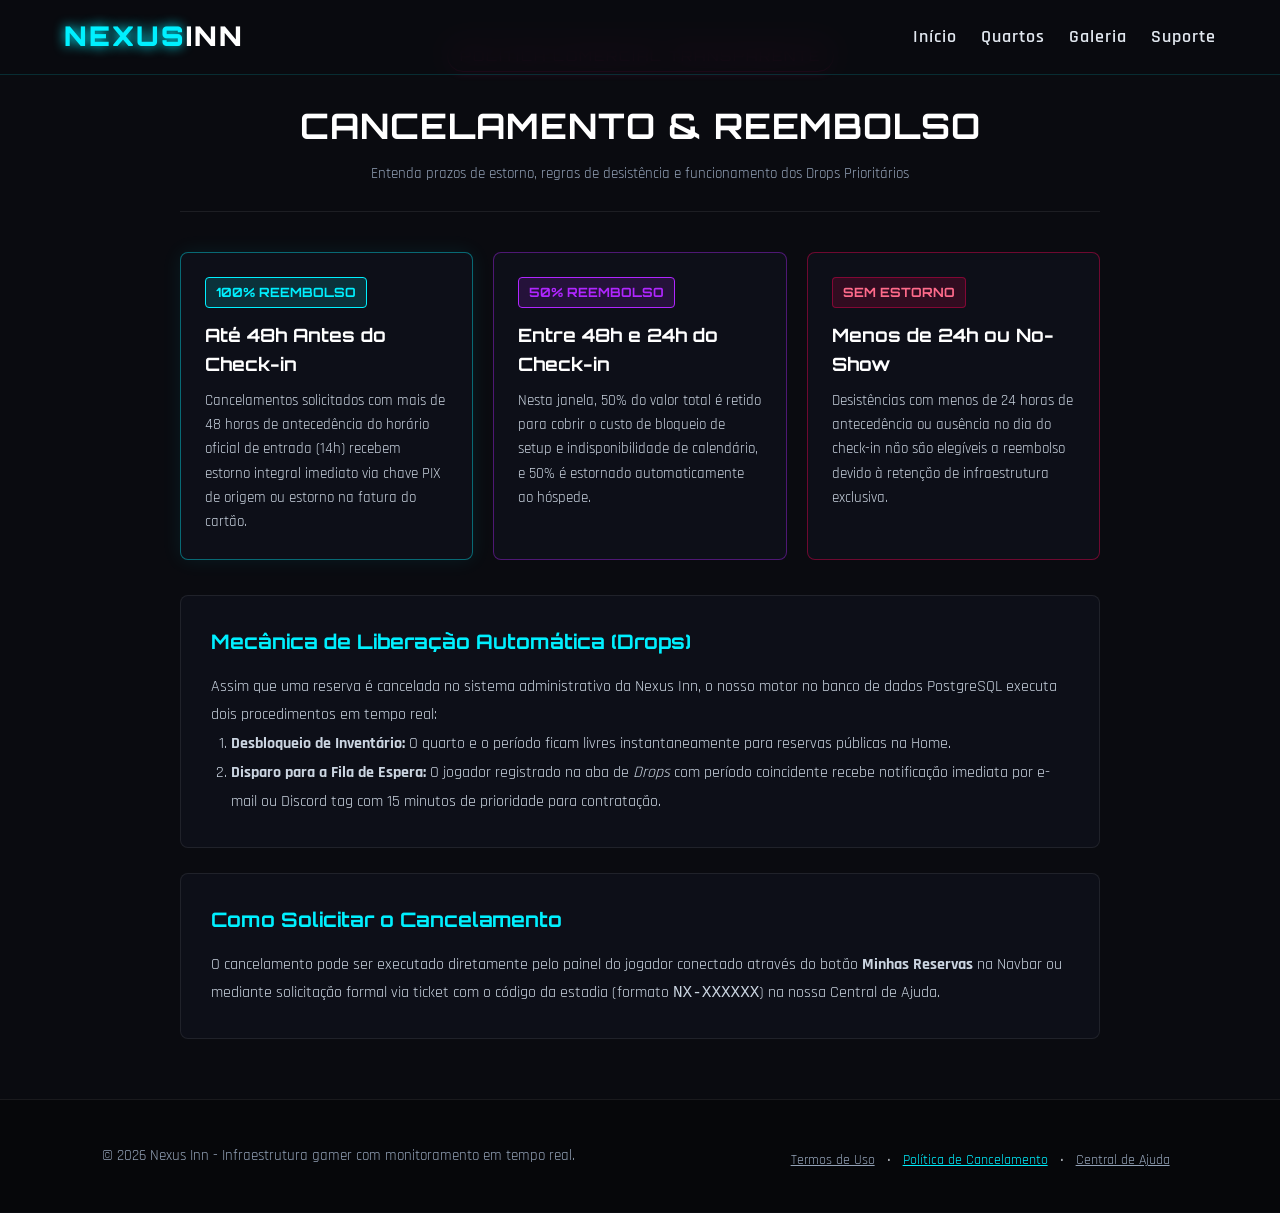
<file: pages/cancelamento.html>
<!DOCTYPE html>
<html lang="pt-BR">
<head>
  <meta charset="UTF-8">
  <meta name="viewport" content="width=device-width, initial-scale=1.0">
  <title>Nexus Inn | Política de Cancelamento e Reembolso</title>
  <link rel="stylesheet" href="../style.css">
  <link rel="preconnect" href="https://fonts.googleapis.com">
  <link rel="preconnect" href="https://fonts.gstatic.com" crossorigin>
  <link href="https://fonts.googleapis.com/css2?family=Orbitron:wght@500;700;900&family=Rajdhani:wght@500;600;700&display=swap" rel="stylesheet">
  <link rel="icon" type="image/svg+xml" href="data:image/svg+xml,%3Csvg xmlns='http://www.w3.org/2000/svg' viewBox='0 0 100 100'%3E%3Ctext y='.9em' font-size='90'%3E%E2%8F%B3%3C/text%3E%3C/svg%3E">

  <style>
    .refund-container {
      max-width: 960px;
      margin: 40px auto 60px;
      padding: 0 20px;
    }

    .refund-header {
      text-align: center;
      margin-bottom: 40px;
      border-bottom: 1px solid rgba(255, 255, 255, 0.08);
      padding-bottom: 25px;
    }

    .refund-header h1 {
      font-family: var(--font-display, 'Orbitron', sans-serif);
      color: #fff;
      font-size: 2.2rem;
      letter-spacing: 1px;
      margin-top: 10px;
    }

    .timeline-grid {
      display: grid;
      grid-template-columns: repeat(auto-fit, minmax(280px, 1fr));
      gap: 20px;
      margin-bottom: 35px;
    }

    .tier-card {
      background: #0d0f18;
      border: 1px solid rgba(255, 255, 255, 0.08);
      border-radius: 8px;
      padding: 24px;
      position: relative;
    }

    .tier-card.full-refund {
      border-color: rgba(0, 240, 255, 0.4);
      box-shadow: 0 0 20px rgba(0, 240, 255, 0.08);
    }

    .tier-card.partial-refund {
      border-color: rgba(176, 38, 255, 0.4);
    }

    .tier-card.no-refund {
      border-color: rgba(255, 0, 85, 0.4);
    }

    .tier-tag {
      font-family: var(--font-display, 'Orbitron', sans-serif);
      font-size: 0.8rem;
      padding: 4px 10px;
      border-radius: 4px;
      display: inline-block;
      margin-bottom: 12px;
      font-weight: 700;
    }

    .tier-card.full-refund .tier-tag {
      background: rgba(0, 240, 255, 0.15);
      color: var(--neon-cyan, #00f0ff);
      border: 1px solid var(--neon-cyan, #00f0ff);
    }

    .tier-card.partial-refund .tier-tag {
      background: rgba(176, 38, 255, 0.15);
      color: var(--neon-purple, #b026ff);
      border: 1px solid var(--neon-purple, #b026ff);
    }

    .tier-card.no-refund .tier-tag {
      background: rgba(255, 0, 85, 0.15);
      color: #ff6b8b;
      border: 1px solid rgba(255, 0, 85, 0.4);
    }

    .tier-title {
      font-family: var(--font-display, 'Orbitron', sans-serif);
      font-size: 1.15rem;
      color: #fff;
      margin-bottom: 10px;
    }

    .tier-desc {
      color: #cbd5e1;
      font-size: 0.95rem;
      line-height: 1.6;
    }

    .rules-card {
      background: #0d0f18;
      border: 1px solid rgba(255, 255, 255, 0.08);
      border-radius: 8px;
      padding: 30px;
      margin-bottom: 25px;
    }

    .rules-card h2 {
      font-family: var(--font-display, 'Orbitron', sans-serif);
      color: var(--neon-cyan, #00f0ff);
      font-size: 1.25rem;
      margin-top: 0;
      margin-bottom: 15px;
    }

    .rules-card p, .rules-card li {
      color: #cbd5e1;
      line-height: 1.8;
      font-size: 1rem;
    }
  </style>
</head>
<body>

  <!-- NAVBAR -->
  <header class="navbar">
    <div class="logo">
      <a href="../index.html" style="text-decoration: none; color: inherit;">
        <span class="logo-highlight">NEXUS</span>INN
      </a>
    </div>
    <nav class="nav-links">
      <a href="../index.html">Início</a>
      <a href="../index.html#quartos">Quartos</a>
      <a href="galeria.html">Galeria</a>
      <a href="contato.html">Suporte</a>
    </nav>
  </header>

  <main class="refund-container">
    <div class="refund-header">
      <span class="badge">POLÍTICA COMERCIAL TRANSPARENTE</span>
      <h1>CANCELAMENTO & REEMBOLSO</h1>
      <p style="color: var(--text-muted); font-size: 0.95rem; margin-top: 8px;">
        Entenda prazos de estorno, regras de desistência e funcionamento dos Drops Prioritários
      </p>
    </div>

    <!-- CARDS DE FAIXAS DE PRAZO -->
    <div class="timeline-grid">
      <div class="tier-card full-refund">
        <span class="tier-tag">100% REEMBOLSO</span>
        <h3 class="tier-title">Até 48h Antes do Check-in</h3>
        <p class="tier-desc">
          Cancelamentos solicitados com mais de 48 horas de antecedência do horário oficial de entrada (14h) recebem estorno integral imediato via chave PIX de origem ou estorno na fatura do cartão.
        </p>
      </div>

      <div class="tier-card partial-refund">
        <span class="tier-tag">50% REEMBOLSO</span>
        <h3 class="tier-title">Entre 48h e 24h do Check-in</h3>
        <p class="tier-desc">
          Nesta janela, 50% do valor total é retido para cobrir o custo de bloqueio de setup e indisponibilidade de calendário, e 50% é estornado automaticamente ao hóspede.
        </p>
      </div>

      <div class="tier-card no-refund">
        <span class="tier-tag">SEM ESTORNO</span>
        <h3 class="tier-title">Menos de 24h ou No-Show</h3>
        <p class="tier-desc">
          Desistências com menos de 24 horas de antecedência ou ausência no dia do check-in não são elegíveis a reembolso devido à retenção de infraestrutura exclusiva.
        </p>
      </div>
    </div>

    <!-- PROCESSO DE LIBERAÇÃO PARA A WAITLIST -->
    <article class="rules-card">
      <h2>Mecânica de Liberação Automática (Drops)</h2>
      <p>
        Assim que uma reserva é cancelada no sistema administrativo da Nexus Inn, o nosso motor no banco de dados PostgreSQL executa dois procedimentos em tempo real:
      </p>
      <ol style="color: #cbd5e1; line-height: 1.8; padding-left: 20px;">
        <li><strong>Desbloqueio de Inventário:</strong> O quarto e o período ficam livres instantaneamente para reservas públicas na Home.</li>
        <li><strong>Disparo para a Fila de Espera:</strong> O jogador registrado na aba de <em>Drops</em> com período coincidente recebe notificação imediata por e-mail ou Discord tag com 15 minutos de prioridade para contratação.</li>
      </ol>
    </article>

    <!-- COMO SOLICITAR -->
    <article class="rules-card">
      <h2>Como Solicitar o Cancelamento</h2>
      <p>
        O cancelamento pode ser executado diretamente pelo painel do jogador conectado através do botão <strong>Minhas Reservas</strong> na Navbar ou mediante solicitação formal via ticket com o código da estadia (formato <code>NX-XXXXXX</code>) na nossa Central de Ajuda.
      </p>
    </article>
  </main>

  <footer class="footer">
    <div class="footer-content">
      <p>&copy; 2026 Nexus Inn - Infraestrutura gamer com monitoramento em tempo real.</p>
      <div style="margin-top: 10px; font-size: 0.85rem;">
        <a href="termos.html" style="color: var(--text-muted); margin: 0 8px;">Termos de Uso</a> &bull;
        <a href="cancelamento.html" style="color: var(--neon-cyan); margin: 0 8px;">Política de Cancelamento</a> &bull;
        <a href="contato.html" style="color: var(--text-muted); margin: 0 8px;">Central de Ajuda</a>
      </div>
    </div>
  </footer>

</body>
</html>
</file>
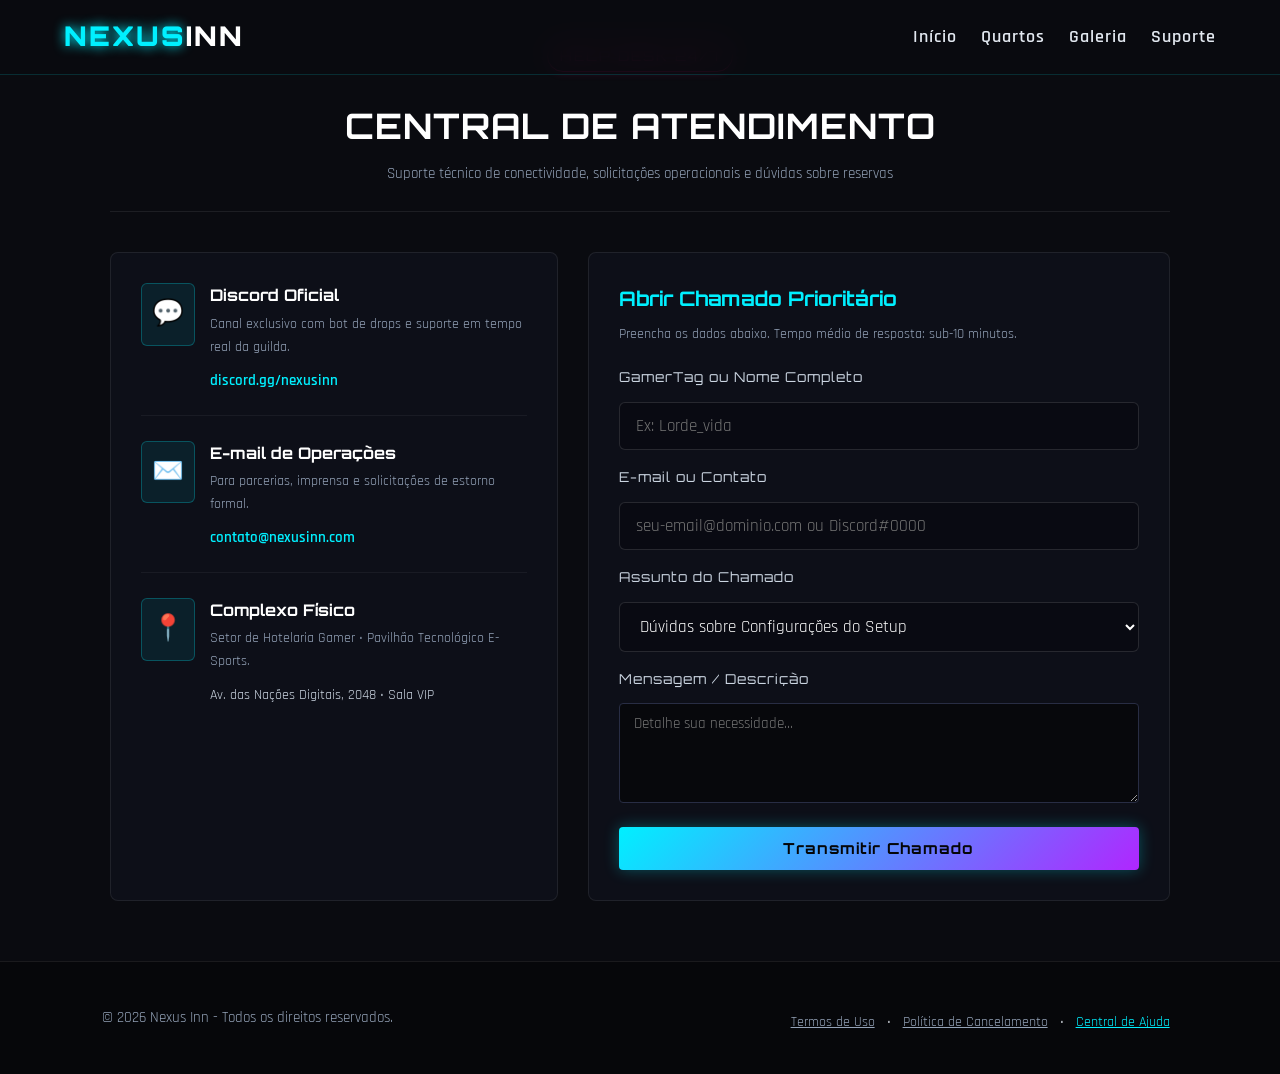
<file: pages/contato.html>
<!DOCTYPE html>
<html lang="pt-BR">
<head>
  <meta charset="UTF-8">
  <meta name="viewport" content="width=device-width, initial-scale=1.0">
  <title>Nexus Inn | Central de Suporte & Atendimento</title>
  <link rel="stylesheet" href="../style.css">
  <link rel="preconnect" href="https://fonts.googleapis.com">
  <link rel="preconnect" href="https://fonts.gstatic.com" crossorigin>
  <link href="https://fonts.googleapis.com/css2?family=Orbitron:wght@500;700;900&family=Rajdhani:wght@500;600;700&display=swap" rel="stylesheet">
  <link rel="icon" type="image/svg+xml" href="data:image/svg+xml,%3Csvg xmlns='http://www.w3.org/2000/svg' viewBox='0 0 100 100'%3E%3Ctext y='.9em' font-size='90'%3E%F0%9F%8E%A7%3C/text%3E%3C/svg%3E">

  <style>
    .contact-container {
      max-width: 1100px;
      margin: 40px auto 60px;
      padding: 0 20px;
    }

    .contact-header {
      text-align: center;
      margin-bottom: 40px;
      border-bottom: 1px solid rgba(255, 255, 255, 0.08);
      padding-bottom: 25px;
    }

    .contact-header h1 {
      font-family: var(--font-display, 'Orbitron', sans-serif);
      color: #fff;
      font-size: 2.2rem;
      letter-spacing: 1px;
      margin-top: 10px;
    }

    .contact-grid {
      display: grid;
      grid-template-columns: 1fr 1.3fr;
      gap: 30px;
    }

    @media (max-width: 860px) {
      .contact-grid {
        grid-template-columns: 1fr;
      }
    }

    .channels-card {
      background: #0d0f18;
      border: 1px solid rgba(255, 255, 255, 0.08);
      border-radius: 8px;
      padding: 30px;
    }

    .channel-item {
      display: flex;
      align-items: flex-start;
      gap: 15px;
      margin-bottom: 25px;
      padding-bottom: 20px;
      border-bottom: 1px solid rgba(255, 255, 255, 0.05);
    }

    .channel-item:last-child {
      border-bottom: none;
      margin-bottom: 0;
      padding-bottom: 0;
    }

    .channel-icon {
      font-size: 1.6rem;
      background: rgba(0, 240, 255, 0.08);
      border: 1px solid var(--border-glow, rgba(0, 240, 255, 0.3));
      padding: 10px;
      border-radius: 6px;
      flex-shrink: 0;
    }

    .channel-info h4 {
      font-family: var(--font-display, 'Orbitron', sans-serif);
      color: #fff;
      font-size: 1rem;
      margin: 0 0 4px 0;
    }

    .channel-info p {
      color: var(--text-muted, #94a3b8);
      font-size: 0.9rem;
      margin: 0 0 6px 0;
    }

    .channel-info a {
      color: var(--neon-cyan, #00f0ff);
      text-decoration: none;
      font-weight: 600;
      font-size: 0.95rem;
    }

    .ticket-card {
      background: #0d0f18;
      border: 1px solid rgba(255, 255, 255, 0.08);
      border-radius: 8px;
      padding: 30px;
    }

    .ticket-card h3 {
      font-family: var(--font-display, 'Orbitron', sans-serif);
      color: var(--neon-cyan, #00f0ff);
      margin-top: 0;
      margin-bottom: 8px;
      font-size: 1.25rem;
    }

    .ticket-card p {
      color: var(--text-muted);
      font-size: 0.9rem;
      margin-bottom: 20px;
    }

    .form-group {
      margin-bottom: 16px;
    }

    .form-group label {
      display: block;
      font-size: 0.85rem;
      font-family: var(--font-display, 'Orbitron', sans-serif);
      color: #cbd5e1;
      margin-bottom: 6px;
    }

    .form-control {
      width: 100%;
      background: #07080c;
      border: 1px solid #282d44;
      color: #fff;
      padding: 10px 14px;
      border-radius: 4px;
      font-family: var(--font-body, 'Rajdhani', sans-serif);
      font-size: 0.95rem;
      outline: none;
      transition: border-color 0.2s ease;
      box-sizing: border-box;
    }

    .form-control:focus {
      border-color: var(--neon-cyan, #00f0ff);
    }

    textarea.form-control {
      resize: vertical;
      min-height: 100px;
    }

    .feedback-success {
      display: none;
      background: rgba(0, 240, 255, 0.1);
      border: 1px solid var(--neon-cyan, #00f0ff);
      color: var(--neon-cyan, #00f0ff);
      padding: 14px;
      border-radius: 4px;
      margin-top: 15px;
      font-size: 0.9rem;
      line-height: 1.5;
    }
  </style>
</head>
<body>

  <!-- NAVBAR -->
  <header class="navbar">
    <div class="logo">
      <a href="../index.html" style="text-decoration: none; color: inherit;">
        <span class="logo-highlight">NEXUS</span>INN
      </a>
    </div>
    <nav class="nav-links">
      <a href="../index.html">Início</a>
      <a href="../index.html#quartos">Quartos</a>
      <a href="galeria.html">Galeria</a>
      <a href="contato.html" class="active">Suporte</a>
    </nav>
  </header>

  <main class="contact-container">
    <div class="contact-header">
      <span class="badge">HELP DESK 24/7</span>
      <h1>CENTRAL DE ATENDIMENTO</h1>
      <p style="color: var(--text-muted); font-size: 0.95rem; margin-top: 8px;">
        Suporte técnico de conectividade, solicitações operacionais e dúvidas sobre reservas
      </p>
    </div>

    <div class="contact-grid">
      <!-- CANAIS DIRETOS -->
      <aside class="channels-card">
        <div class="channel-item">
          <div class="channel-icon">💬</div>
          <div class="channel-info">
            <h4>Discord Oficial</h4>
            <p>Canal exclusivo com bot de drops e suporte em tempo real da guilda.</p>
            <a href="https://discord.com" target="_blank" rel="noopener">discord.gg/nexusinn</a>
          </div>
        </div>

        <div class="channel-item">
          <div class="channel-icon">✉️</div>
          <div class="channel-info">
            <h4>E-mail de Operações</h4>
            <p>Para parcerias, imprensa e solicitações de estorno formal.</p>
            <a href="mailto:contato@nexusinn.com">contato@nexusinn.com</a>
          </div>
        </div>

        <div class="channel-item">
          <div class="channel-icon">📍</div>
          <div class="channel-info">
            <h4>Complexo Físico</h4>
            <p>Setor de Hotelaria Gamer &bull; Pavilhão Tecnológico E-Sports.</p>
            <span style="color: #cbd5e1; font-size: 0.9rem;">Av. das Nações Digitais, 2048 &bull; Sala VIP</span>
          </div>
        </div>
      </aside>

      <!-- FORMULÁRIO DE TICKET -->
      <section class="ticket-card">
        <h3>Abrir Chamado Prioritário</h3>
        <p>Preencha os dados abaixo. Tempo médio de resposta: sub-10 minutos.</p>

        <form id="ticketForm">
          <div class="form-group">
            <label for="ticketName">GamerTag ou Nome Completo</label>
            <input type="text" id="ticketName" class="form-control" placeholder="Ex: Lorde_vida" required>
          </div>

          <div class="form-group">
            <label for="ticketContact">E-mail ou Contato</label>
            <input type="text" id="ticketContact" class="form-control" placeholder="seu-email@dominio.com ou Discord#0000" required>
          </div>

          <div class="form-group">
            <label for="ticketCategory">Assunto do Chamado</label>
            <select id="ticketCategory" class="form-control" required>
              <option value="duvida">Dúvidas sobre Configurações do Setup</option>
              <option value="reserva">Alteração ou Consulta de Reserva</option>
              <option value="cancelamento">Solicitação de Estorno / Cancelamento</option>
              <option value="parceria">Eventos, Bootcamps e Torneios LAN</option>
            </select>
          </div>

          <div class="form-group">
            <label for="ticketMessage">Mensagem / Descrição</label>
            <textarea id="ticketMessage" class="form-control" placeholder="Detalhe sua necessidade..." required></textarea>
          </div>

          <button type="submit" id="btnTicketSubmit" class="btn-primary" style="width: 100%; padding: 12px; margin-top: 8px;">
            Transmitir Chamado
          </button>
        </form>

        <div id="ticketFeedback" class="feedback-success"></div>
      </section>
    </div>
  </main>

  <footer class="footer">
    <div class="footer-content">
      <p>&copy; 2026 Nexus Inn - Todos os direitos reservados.</p>
      <div style="margin-top: 10px; font-size: 0.85rem;">
        <a href="termos.html" style="color: var(--text-muted); margin: 0 8px;">Termos de Uso</a> &bull;
        <a href="cancelamento.html" style="color: var(--text-muted); margin: 0 8px;">Política de Cancelamento</a> &bull;
        <a href="contato.html" style="color: var(--neon-cyan); margin: 0 8px;">Central de Ajuda</a>
      </div>
    </div>
  </footer>

  <script>
    document.addEventListener('DOMContentLoaded', () => {
      // Pré-preenche dados caso o jogador esteja autenticado
      const currentUserRaw = localStorage.getItem('nexus_current_user');
      if (currentUserRaw) {
        try {
          const user = JSON.parse(currentUserRaw);
          const nameInput = document.getElementById('ticketName');
          const contactInput = document.getElementById('ticketContact');
          if (nameInput) nameInput.value = user.gamerTag || user.fullName || '';
          if (contactInput) contactInput.value = user.email || '';
        } catch(e) {}
      }

      // Envio do Chamado com geração de protocolo
      const form = document.getElementById('ticketForm');
      const feedback = document.getElementById('ticketFeedback');
      const btn = document.getElementById('btnTicketSubmit');

      form.addEventListener('submit', (e) => {
        e.preventDefault();
        btn.disabled = true;
        btn.textContent = 'A transmitir...';

        const protocol = '#TICKET-' + Math.floor(1000 + Math.random() * 9000);

        setTimeout(() => {
          btn.disabled = false;
          btn.textContent = 'Transmitir Chamado';
          form.reset();

          feedback.style.display = 'block';
          feedback.innerHTML = `✅ <strong>Chamado registrado com sucesso!</strong><br>Protocolo gerado: <strong>${protocol}</strong>. Nossa equipe de operações responderá em até 10 minutos.`;
        }, 1000);
      });
    });
  </script>
</body>
</html>
</file>
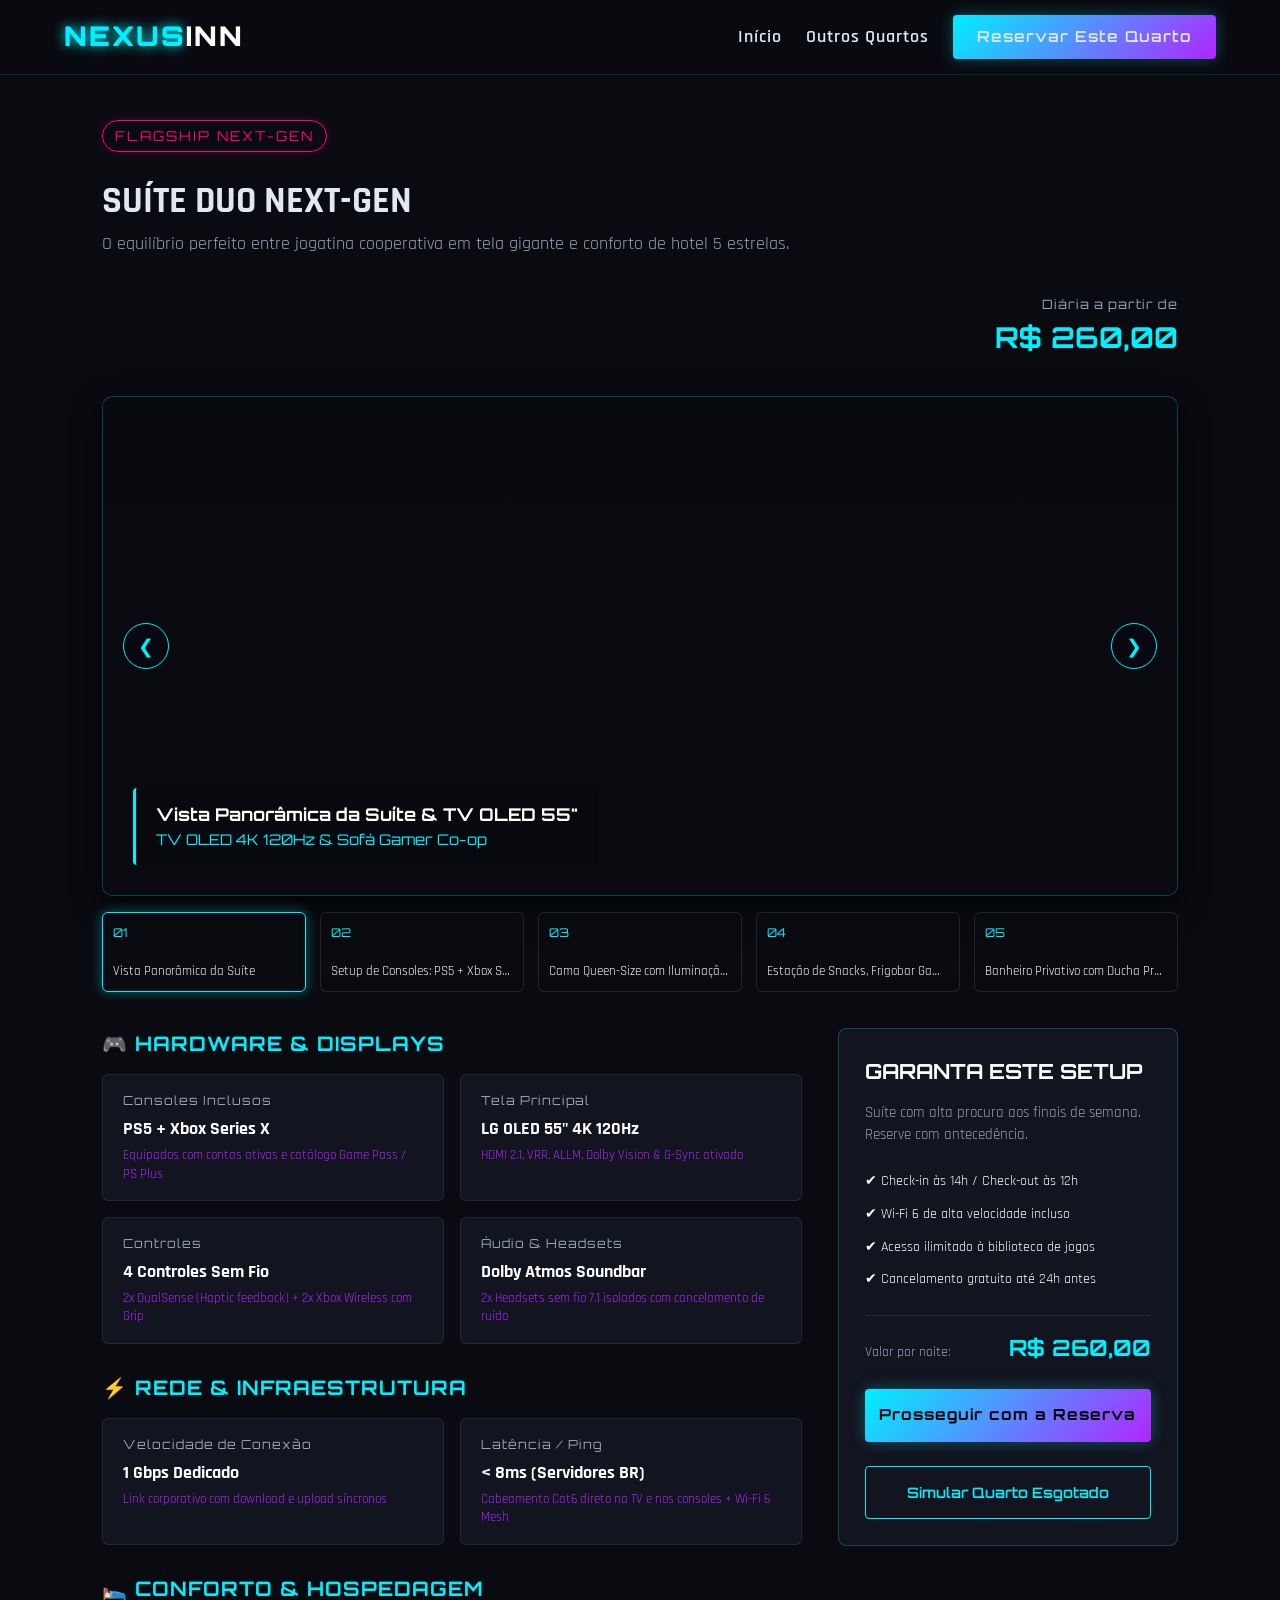
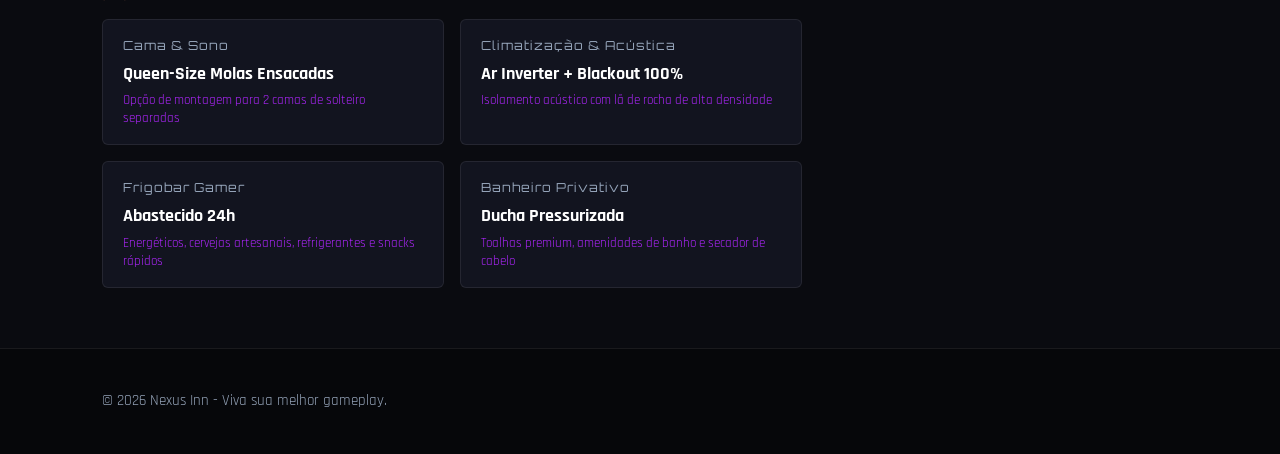
<file: pages/galeria.html>
<!DOCTYPE html>
<html lang="pt-BR">
<head>
  <meta charset="UTF-8">
  <meta name="viewport" content="width=device-width, initial-scale=1.0">
  <title>Nexus Inn | Galeria da Suíte Duo Next-Gen</title> 
  <link rel="stylesheet" href="../style.css">
  <link rel="preconnect" href="https://fonts.googleapis.com">
  <link rel="preconnect" href="https://fonts.gstatic.com" crossorigin>
  <link href="https://fonts.googleapis.com/css2?family=Orbitron:wght@500;700;900&family=Rajdhani:wght@500;600;700&display=swap" rel="stylesheet">
  <link rel="icon" type="image/svg+xml" href="data:image/svg+xml,%3Csvg xmlns='http://www.w3.org/2000/svg' viewBox='0 0 100 100'%3E%3Ctext y='.9em' font-size='90'%3E%F0%9F%8E%AE%3C/text%3E%3C/svg%3E">
</head>

<body>

  <!-- NAVBAR -->
  <header class="navbar">
    <div class="logo">
      <a href="../index.html" style="text-decoration: none; color: inherit;">
        <span class="logo-highlight">NEXUS</span>INN
      </a>
    </div>
    <nav class="nav-links">
      <a href="../index.html">Início</a>
      <a href="../index.html#quartos">Outros Quartos</a>
      <a href="reserva.html?room=duo" class="btn-primary">Reservar Este Quarto</a>
    </nav>
  </header>

  <main class="gallery-page-container">

    <!-- CABEÇALHO DO QUARTO -->
    <div class="room-title-area">
    <span class="badge">FLAGSHIP NEXT-GEN</span>
    <h1 class="page-title">SUÍTE DUO NEXT-GEN</h1>
    <p class="section-subtitle">O equilíbrio perfeito entre jogatina cooperativa em tela gigante e conforto de hotel 5 estrelas.</p>
    </div>
      <div class="room-price-tag">
        <span class="price-lbl">Diária a partir de</span>
        <strong class="price-val">R$ 260,00</strong>
      </div>
    </div>

    <!-- CARROSSEL & GALERIA INTERATIVA -->
    <section class="gallery-showcase">
      <div class="main-display-wrapper">
        <div class="main-image-frame" id="mainDisplay">
          <div class="image-overlay-info" id="imageCaption">Carregando setup...</div>
        </div>
        <button id="galleryPrev" class="gallery-nav-btn prev-btn" aria-label="Foto anterior">&#10094;</button>
        <button id="galleryNext" class="gallery-nav-btn next-btn" aria-label="Próxima foto">&#10095;</button>
      </div>

      <!-- Miniaturas (Thumbnails) Navegáveis -->
      <div class="thumbnails-track" id="thumbsTrack"></div>
    </section>

    <!-- GRID INFERIOR: FICHA TÉCNICA + CTA LATERAL -->
    <div class="specs-booking-grid">

      <!-- COLUNA DA ESQUERDA: ESPECIFICAÇÕES TÉCNICAS E COMODIDADES -->
      <div class="specs-container">

        <!-- Bloco 1: Hardware & Telas -->
        <div class="specs-block">
          <h2 class="specs-block-title">&#127918; HARDWARE & DISPLAYS</h2>
          <div class="specs-items-grid">
            <div class="spec-card">
              <span class="spec-label">Consoles Inclusos</span>
              <strong class="spec-value">PS5 + Xbox Series X</strong>
              <small class="spec-sub">Equipados com contas ativas e catálogo Game Pass / PS Plus</small>
            </div>
            <div class="spec-card">
              <span class="spec-label">Tela Principal</span>
              <strong class="spec-value">LG OLED 55" 4K 120Hz</strong>
              <small class="spec-sub">HDMI 2.1, VRR, ALLM, Dolby Vision & G-Sync ativado</small>
            </div>
            <div class="spec-card">
              <span class="spec-label">Controles</span>
              <strong class="spec-value">4 Controles Sem Fio</strong>
              <small class="spec-sub">2x DualSense (Haptic feedback) + 2x Xbox Wireless com Grip</small>
            </div>
            <div class="spec-card">
              <span class="spec-label">Áudio & Headsets</span>
              <strong class="spec-value">Dolby Atmos Soundbar</strong>
              <small class="spec-sub">2x Headsets sem fio 7.1 isolados com cancelamento de ruído</small>
            </div>
          </div>
        </div>

        <!-- Bloco 2: Conexão e Rede -->
        <div class="specs-block">
          <h2 class="specs-block-title">&#9889; REDE & INFRAESTRUTURA</h2>
          <div class="specs-items-grid">
            <div class="spec-card">
              <span class="spec-label">Velocidade de Conexão</span>
              <strong class="spec-value">1 Gbps Dedicado</strong>
              <small class="spec-sub">Link corporativo com download e upload síncronos</small>
            </div>
            <div class="spec-card">
              <span class="spec-label">Latência / Ping</span>
              <strong class="spec-value">&lt; 8ms (Servidores BR)</strong>
              <small class="spec-sub">Cabeamento Cat6 direto na TV e nos consoles + Wi-Fi 6 Mesh</small>
            </div>
          </div>
        </div>

        <!-- Bloco 3: Quarto e Conforto do Hóspede -->
        <div class="specs-block">
          <h2 class="specs-block-title">&#128716; CONFORTO & HOSPEDAGEM</h2>
          <div class="specs-items-grid">
            <div class="spec-card">
              <span class="spec-label">Cama & Sono</span>
              <strong class="spec-value">Queen-Size Molas Ensacadas</strong>
              <small class="spec-sub">Opção de montagem para 2 camas de solteiro separadas</small>
            </div>
            <div class="spec-card">
              <span class="spec-label">Climatização & Acústica</span>
              <strong class="spec-value">Ar Inverter + Blackout 100%</strong>
              <small class="spec-sub">Isolamento acústico com lã de rocha de alta densidade</small>
            </div>
            <div class="spec-card">
              <span class="spec-label">Frigobar Gamer</span>
              <strong class="spec-value">Abastecido 24h</strong>
              <small class="spec-sub">Energéticos, cervejas artesanais, refrigerantes e snacks rápidos</small>
            </div>
            <div class="spec-card">
              <span class="spec-label">Banheiro Privativo</span>
              <strong class="spec-value">Ducha Pressurizada</strong>
              <small class="spec-sub">Toalhas premium, amenidades de banho e secador de cabelo</small>
            </div>
          </div>
        </div>

      </div>

      <!-- COLUNA DA DIREITA: CARD LATERAL DE RESERVA IMEDIATA -->
      <aside class="quick-reserve-sidebar">
        <div class="sidebar-box">
          <h3>GARANTA ESTE SETUP</h3>
          <p class="sidebar-text">Suíte com alta procura aos finais de semana. Reserve com antecedência.</p>

          <ul class="features-summary-list">
            <li>&#10004; Check-in às 14h / Check-out às 12h</li>
            <li>&#10004; Wi-Fi 6 de alta velocidade incluso</li>
            <li>&#10004; Acesso ilimitado à biblioteca de jogos</li>
            <li>&#10004; Cancelamento gratuito até 24h antes</li>
          </ul>

          <div class="sidebar-pricing">
            <span>Valor por noite:</span>
            <strong>R$ 260,00</strong>
          </div>

          <a href="reserva.html?room=duo" class="btn-primary btn-full-width">Prosseguir com a Reserva</a>
          <a href="ocupado.html?console=switch" class="btn-secondary btn-full-width" style="margin-top: 10px; text-align: center;">Simular Quarto Esgotado</a>
        </div>
      </aside>

    </div>

  </main>

  <footer class="footer">
    <div class="footer-content">
      <p>&copy; 2026 Nexus Inn - Viva sua melhor gameplay.</p>
    </div>
  </footer>

  <!-- SCRIPT DO CARROSSEL (COM SUAS IMAGENS E AUTO-PLAY DE 10S) -->
  <script>
    document.addEventListener('DOMContentLoaded', () => {
      const galleryData = [
        {
          title: "Vista Panorâmica da Suíte & TV OLED 55\"",
          image: "https://6ad275ba2ff4c710e5e3ff3e.imgix.net/sandbox/Gemini_Generated_Image_i2ulq5i2ulq5i2ul.jfif",
          accentText: "TV OLED 4K 120Hz & Sofá Gamer Co-op"
        },
        {
          title: "Setup de Consoles: PS5 + Xbox Series X Integrados",
          image: "https://6ad275ba2ff4c710e5e3ff3e.imgix.net/sandbox/Gemini_Generated_Image_k0c8swk0c8swk0c8.jfif",
          accentText: "Dock de carregamento rápido e controles sem fio prontos"
        },
        {
          title: "Cama Queen-Size com Iluminação Noturna Cyberpunk",
          image: "https://6ad275ba2ff4c710e5e3ff3e.imgix.net/Gemini_Generated_Image_h0gjyjh0gjyjh0gj.jfif",
          accentText: "Colchão ortopédico com isolamento acústico e blackout 100%"
        },
        {
          title: "Estação de Snacks, Frigobar Gamer e Cafeteira",
          image: "https://6ad275ba2ff4c710e5e3ff3e.imgix.net/Gemini_Generated_Image_dor715dor715dor7.jfif",
          accentText: "Frigobar com poções energéticas e snacks rápidos 24h"
        },
        {
          title: "Banheiro Privativo com Ducha Pressurizada",
          image: "https://6ad275ba2ff4c710e5e3ff3e.imgix.net/watermarked_img_5248074706252359224.jpg",
          accentText: "Ducha de alta pressão, amenidades e toalhas premium"
        }
      ];

      let currentIndex = 0;
      let autoPlayTimer = null;
      const AUTO_PLAY_DELAY = 10000; // 10 segundos

      const mainDisplay = document.getElementById('mainDisplay');
      const imageCaption = document.getElementById('imageCaption');
      const thumbsTrack = document.getElementById('thumbsTrack');
      const prevBtn = document.getElementById('galleryPrev');
      const nextBtn = document.getElementById('galleryNext');
      const displayWrapper = document.querySelector('.main-display-wrapper');

      // Gera as miniaturas dinamicamente
      thumbsTrack.innerHTML = '';
      galleryData.forEach((item, index) => {
        const thumb = document.createElement('div');
        thumb.classList.add('thumb-item');
        if (index === 0) thumb.classList.add('active');
        thumb.style.backgroundImage = `linear-gradient(rgba(10, 11, 16, 0.65), rgba(10, 11, 16, 0.85)), url('${item.image}')`;
        thumb.style.backgroundSize = 'cover';
        thumb.style.backgroundPosition = 'center';
        thumb.innerHTML = `<span class="thumb-number">0${index + 1}</span><p class="thumb-desc">${item.title.split('&')[0]}</p>`;
        
        thumb.addEventListener('click', () => {
          updateGallery(index);
          resetAutoPlay();
        });

        thumbsTrack.appendChild(thumb);
      });

      function updateGallery(index) {
        currentIndex = (index + galleryData.length) % galleryData.length;
        const currentData = galleryData[currentIndex];

        mainDisplay.style.opacity = '0.3';
        setTimeout(() => {
          mainDisplay.style.backgroundImage = `linear-gradient(180deg, rgba(10,11,16,0.15) 0%, rgba(10,11,16,0.85) 100%), url('${currentData.image}')`;
          mainDisplay.style.backgroundSize = 'cover';
          mainDisplay.style.backgroundPosition = 'center';
          imageCaption.innerHTML = `<strong>${currentData.title}</strong><br><small style="color: var(--neon-cyan)">${currentData.accentText}</small>`;
          mainDisplay.style.opacity = '1';
        }, 150);

        const allThumbs = document.querySelectorAll('.thumb-item');
        allThumbs.forEach((thumb, idx) => {
          thumb.classList.toggle('active', idx === currentIndex);
        });
      }

      function nextImage() {
        updateGallery(currentIndex + 1);
      }

      function startAutoPlay() {
        stopAutoPlay();
        autoPlayTimer = setInterval(nextImage, AUTO_PLAY_DELAY);
      }

      function stopAutoPlay() {
        if (autoPlayTimer) {
          clearInterval(autoPlayTimer);
          autoPlayTimer = null;
        }
      }

      function resetAutoPlay() {
        stopAutoPlay();
        startAutoPlay();
      }

      if (prevBtn) {
        prevBtn.addEventListener('click', () => {
          updateGallery(currentIndex - 1);
          resetAutoPlay();
        });
      }

      if (nextBtn) {
        nextBtn.addEventListener('click', () => {
          updateGallery(currentIndex + 1);
          resetAutoPlay();
        });
      }

      document.addEventListener('keydown', (e) => {
        if (e.key === 'ArrowLeft') {
          updateGallery(currentIndex - 1);
          resetAutoPlay();
        } else if (e.key === 'ArrowRight') {
          updateGallery(currentIndex + 1);
          resetAutoPlay();
        }
      });

      if (displayWrapper) {
        displayWrapper.addEventListener('mouseenter', stopAutoPlay);
        displayWrapper.addEventListener('mouseleave', startAutoPlay);
      }

      updateGallery(0);
      startAutoPlay();
    });
  </script>
</body>
</html>
</file>
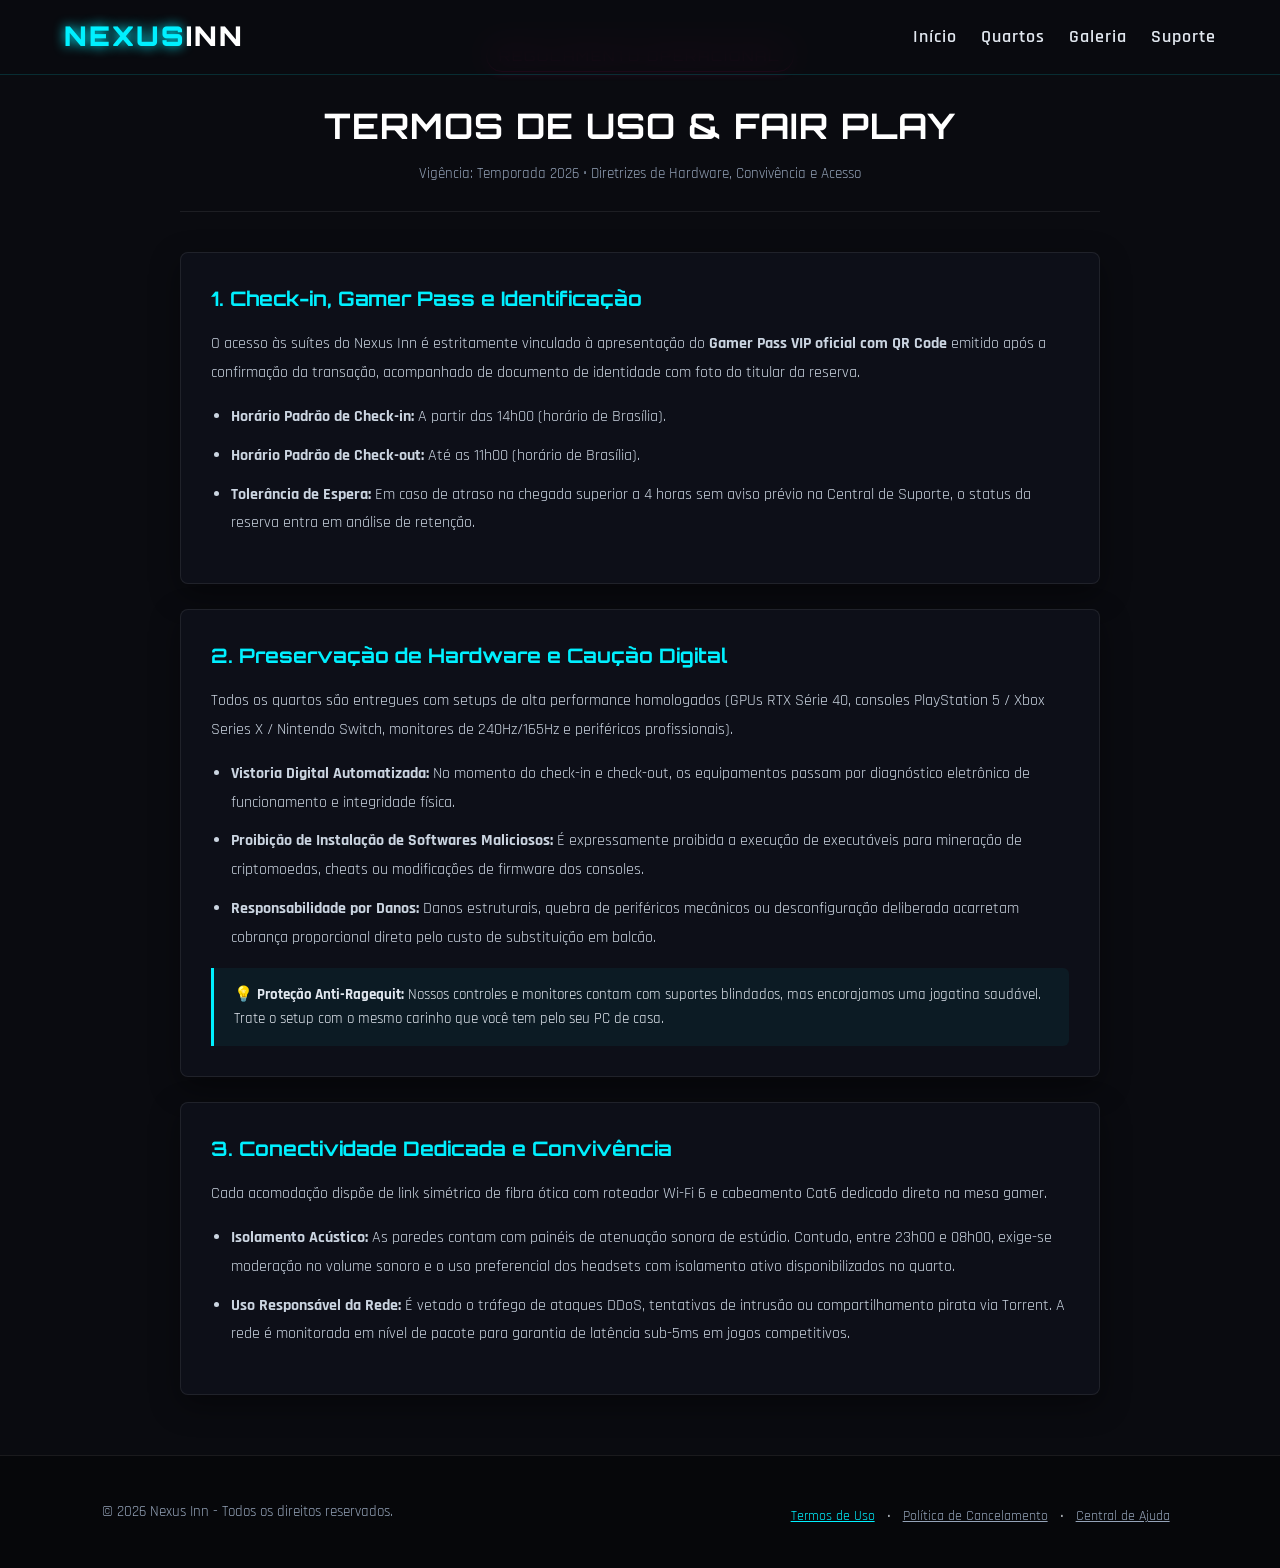
<file: pages/termos.html>
<!DOCTYPE html>
<html lang="pt-BR">
<head>
  <meta charset="UTF-8">
  <meta name="viewport" content="width=device-width, initial-scale=1.0">
  <title>Nexus Inn | Termos de Uso e Regulamento</title>
  <link rel="stylesheet" href="../style.css">
  <link rel="preconnect" href="https://fonts.googleapis.com">
  <link rel="preconnect" href="https://fonts.gstatic.com" crossorigin>
  <link href="https://fonts.googleapis.com/css2?family=Orbitron:wght@500;700;900&family=Rajdhani:wght@500;600;700&display=swap" rel="stylesheet">
  <link rel="icon" type="image/svg+xml" href="data:image/svg+xml,%3Csvg xmlns='http://www.w3.org/2000/svg' viewBox='0 0 100 100'%3E%3Ctext y='.9em' font-size='90'%3E%F0%9F%93%9C%3C/text%3E%3C/svg%3E">

  <style>
    .legal-container {
      max-width: 960px;
      margin: 40px auto 60px;
      padding: 0 20px;
    }

    .legal-header {
      text-align: center;
      margin-bottom: 40px;
      border-bottom: 1px solid rgba(255, 255, 255, 0.08);
      padding-bottom: 25px;
    }

    .legal-header h1 {
      font-family: var(--font-display, 'Orbitron', sans-serif);
      color: #fff;
      font-size: 2.2rem;
      letter-spacing: 1px;
      margin-top: 10px;
    }

    .legal-card {
      background: #0d0f18;
      border: 1px solid rgba(255, 255, 255, 0.08);
      border-radius: 8px;
      padding: 30px;
      margin-bottom: 25px;
      box-shadow: 0 10px 30px rgba(0, 0, 0, 0.4);
    }

    .legal-card h2 {
      font-family: var(--font-display, 'Orbitron', sans-serif);
      color: var(--neon-cyan, #00f0ff);
      font-size: 1.25rem;
      margin-top: 0;
      margin-bottom: 15px;
      display: flex;
      align-items: center;
      gap: 10px;
    }

    .legal-card p, .legal-card li {
      color: #cbd5e1;
      line-height: 1.8;
      font-size: 1rem;
    }

    .legal-card ul {
      padding-left: 20px;
      margin: 15px 0;
    }

    .legal-card li {
      margin-bottom: 10px;
    }

    .highlight-box {
      background: rgba(0, 240, 255, 0.05);
      border-left: 3px solid var(--neon-cyan, #00f0ff);
      padding: 15px 20px;
      border-radius: 0 6px 6px 0;
      margin-top: 15px;
      font-size: 0.95rem;
    }
  </style>
</head>
<body>

  <!-- NAVBAR -->
  <header class="navbar">
    <div class="logo">
      <a href="../index.html" style="text-decoration: none; color: inherit;">
        <span class="logo-highlight">NEXUS</span>INN
      </a>
    </div>
    <nav class="nav-links">
      <a href="../index.html">Início</a>
      <a href="../index.html#quartos">Quartos</a>
      <a href="galeria.html">Galeria</a>
      <a href="contato.html">Suporte</a>
    </nav>
  </header>

  <main class="legal-container">
    <div class="legal-header">
      <span class="badge">REGULAMENTO OPERACIONAL</span>
      <h1>TERMOS DE USO & FAIR PLAY</h1>
      <p style="color: var(--text-muted); font-size: 0.95rem; margin-top: 8px;">
        Vigência: Temporada 2026 &bull; Diretrizes de Hardware, Convivência e Acesso
      </p>
    </div>

    <!-- SEÇÃO 1: ACESSO E CHECK-IN -->
    <article class="legal-card">
      <h2>1. Check-in, Gamer Pass e Identificação</h2>
      <p>
        O acesso às suítes do Nexus Inn é estritamente vinculado à apresentação do <strong>Gamer Pass VIP oficial com QR Code</strong> emitido após a confirmação da transação, acompanhado de documento de identidade com foto do titular da reserva.
      </p>
      <ul>
        <li><strong>Horário Padrão de Check-in:</strong> A partir das 14h00 (horário de Brasília).</li>
        <li><strong>Horário Padrão de Check-out:</strong> Até as 11h00 (horário de Brasília).</li>
        <li><strong>Tolerância de Espera:</strong> Em caso de atraso na chegada superior a 4 horas sem aviso prévio na Central de Suporte, o status da reserva entra em análise de retenção.</li>
      </ul>
    </article>

    <!-- SEÇÃO 2: PRESERVAÇÃO DE HARDWARE -->
    <article class="legal-card">
      <h2>2. Preservação de Hardware e Caução Digital</h2>
      <p>
        Todos os quartos são entregues com setups de alta performance homologados (GPUs RTX Série 40, consoles PlayStation 5 / Xbox Series X / Nintendo Switch, monitores de 240Hz/165Hz e periféricos profissionais).
      </p>
      <ul>
        <li><strong>Vistoria Digital Automatizada:</strong> No momento do check-in e check-out, os equipamentos passam por diagnóstico eletrônico de funcionamento e integridade física.</li>
        <li><strong>Proibição de Instalação de Softwares Maliciosos:</strong> É expressamente proibida a execução de executáveis para mineração de criptomoedas, cheats ou modificações de firmware dos consoles.</li>
        <li><strong>Responsabilidade por Danos:</strong> Danos estruturais, quebra de periféricos mecânicos ou desconfiguração deliberada acarretam cobrança proporcional direta pelo custo de substituição em balcão.</li>
      </ul>
      <div class="highlight-box">
        💡 <strong>Proteção Anti-Ragequit:</strong> Nossos controles e monitores contam com suportes blindados, mas encorajamos uma jogatina saudável. Trate o setup com o mesmo carinho que você tem pelo seu PC de casa.
      </div>
    </article>

    <!-- SEÇÃO 3: LARGURA DE BANDA E CONDUTA -->
    <article class="legal-card">
      <h2>3. Conectividade Dedicada e Convivência</h2>
      <p>
        Cada acomodação dispõe de link simétrico de fibra ótica com roteador Wi-Fi 6 e cabeamento Cat6 dedicado direto na mesa gamer.
      </p>
      <ul>
        <li><strong>Isolamento Acústico:</strong> As paredes contam com painéis de atenuação sonora de estúdio. Contudo, entre 23h00 e 08h00, exige-se moderação no volume sonoro e o uso preferencial dos headsets com isolamento ativo disponibilizados no quarto.</li>
        <li><strong>Uso Responsável da Rede:</strong> É vetado o tráfego de ataques DDoS, tentativas de intrusão ou compartilhamento pirata via Torrent. A rede é monitorada em nível de pacote para garantia de latência sub-5ms em jogos competitivos.</li>
      </ul>
    </article>
  </main>

  <footer class="footer">
    <div class="footer-content">
      <p>&copy; 2026 Nexus Inn - Todos os direitos reservados.</p>
      <div style="margin-top: 10px; font-size: 0.85rem;">
        <a href="termos.html" style="color: var(--neon-cyan); margin: 0 8px;">Termos de Uso</a> &bull;
        <a href="cancelamento.html" style="color: var(--text-muted); margin: 0 8px;">Política de Cancelamento</a> &bull;
        <a href="contato.html" style="color: var(--text-muted); margin: 0 8px;">Central de Ajuda</a>
      </div>
    </div>
  </footer>

</body>
</html>
</file>
<file: style.css>
/* ==========================================================================
   1. VARIÁVEIS & RESET GLOBAL
   ========================================================================== */
:root {
    --bg-dark: #0a0b10;
    --bg-card: #12141f;
    --bg-card-hover: #191c2b;
    --neon-cyan: #00f0ff;
    --neon-purple: #b026ff;
    --neon-pink: #ff007f;
    --text-main: #e2e8f0;
    --text-muted: #94a3b8;
    --border-glow: rgba(0, 240, 255, 0.25);
    --font-display: 'Orbitron', sans-serif;
    --font-body: 'Rajdhani', sans-serif;
    --transition: all 0.3s cubic-bezier(0.4, 0, 0.2, 1);
}

* {
    margin: 0;
    padding: 0;
    box-sizing: border-box;
}

body {
    background-color: var(--bg-dark);
    color: var(--text-main);
    font-family: var(--font-body);
    font-size: 1.15rem;
    line-height: 1.6;
    overflow-x: hidden;
}

/* ==========================================================================
   2. CABEÇALHO / NAVBAR (GLASSMORPHISM)
   ========================================================================== */
.navbar {
    position: fixed;
    top: 0;
    left: 0;
    width: 100%;
    height: 75px;
    display: flex;
    align-items: center;
    justify-content: space-between;
    padding: 0 5%;
    background: rgba(10, 11, 16, 0.85);
    backdrop-filter: blur(12px);
    border-bottom: 1px solid rgba(0, 240, 255, 0.15);
    z-index: 1000;
}

.logo {
    font-family: var(--font-display);
    font-size: 1.7rem;
    font-weight: 900;
    letter-spacing: 2px;
    color: #ffffff;
}

.logo-highlight {
    color: var(--neon-cyan);
    text-shadow: 0 0 12px var(--neon-cyan);
}

.nav-links {
    display: flex;
    align-items: center;
    gap: 24px;
}

.nav-links a {
    text-decoration: none;
    color: var(--text-main);
    font-weight: 600;
    letter-spacing: 1px;
    transition: var(--transition);
}

.nav-links a:hover {
    color: var(--neon-cyan);
    text-shadow: 0 0 8px var(--neon-cyan);
}

/* ==========================================================================
   3. BOTÕES GERAIS
   ========================================================================== */
.btn-primary {
    background: linear-gradient(135deg, var(--neon-cyan), var(--neon-purple));
    color: #050608;
    font-family: var(--font-display);
    font-weight: 700;
    font-size: 0.95rem;
    padding: 10px 24px;
    border: none;
    border-radius: 4px;
    cursor: pointer;
    text-decoration: none;
    letter-spacing: 1px;
    transition: var(--transition);
    box-shadow: 0 0 15px rgba(0, 240, 255, 0.3);
    display: inline-block;
}

.btn-primary:hover {
    transform: translateY(-2px);
    box-shadow: 0 0 25px rgba(0, 240, 255, 0.6), 0 0 15px rgba(176, 38, 255, 0.4);
    color: #ffffff;
}

.btn-secondary {
    background: transparent;
    color: var(--neon-cyan);
    border: 1px solid var(--neon-cyan);
    font-family: var(--font-display);
    font-size: 0.9rem;
    font-weight: 600;
    padding: 8px 18px;
    border-radius: 4px;
    text-decoration: none;
    display: inline-block;
    transition: var(--transition);
}

.btn-secondary:hover {
    background: rgba(0, 240, 255, 0.1);
    box-shadow: 0 0 15px var(--neon-cyan);
}

/* ==========================================================================
   4. HERO SECTION COM SLIDER E CARROSSEL
   ========================================================================== */
.hero-section {
  position: relative !important;
  min-height: 100vh;
  padding-top: 75px;
  display: flex;
  flex-direction: column;
  justify-content: center;
  align-items: center;
  background: radial-gradient(circle at 50% 30%, #171b30 0%, var(--bg-dark) 70%);
  overflow: hidden;
}

.slider-container {
  width: 100%;
  max-width: 1100px;
  min-height: 360px;
  position: relative;
  display: flex;
  align-items: center;
  justify-content: center;
  text-align: center;
  padding: 20px;
}

.slide {
  position: absolute;
  opacity: 0;
  visibility: hidden;
  transition: opacity 0.7s ease, visibility 0.7s;
  width: 100%;
}

.slide.active {
  opacity: 1;
  visibility: visible;
}

.badge {
  font-family: var(--font-display);
  font-size: 0.85rem;
  color: var(--neon-pink);
  border: 1px solid var(--neon-pink);
  padding: 4px 12px;
  border-radius: 20px;
  letter-spacing: 2px;
  display: inline-block;
  margin-bottom: 16px;
  box-shadow: 0 0 10px rgba(255, 0, 127, 0.2);
}

.slide-content h1 {
  font-family: var(--font-display);
  font-size: clamp(2rem, 5vw, 3.4rem);
  font-weight: 900;
  line-height: 1.15;
  margin-bottom: 16px;
  letter-spacing: 1px;
}

.slide-content p {
  color: var(--text-muted);
  max-width: 650px;
  margin: 0 auto;
  font-size: 1.25rem;
}

/* Setas travadas dentro da área do banner Hero */
.slider-controls {
  position: absolute !important;
  top: 50% !important;
  left: 0;
  right: 0;
  transform: translateY(-50%) !important;
  width: 100%;
  display: flex !important;
  justify-content: space-between !important;
  padding: 0 4% !important;
  pointer-events: none;
  z-index: 15;
}

.control-btn {
  background: rgba(18, 20, 31, 0.7);
  border: 1px solid var(--border-glow);
  color: var(--neon-cyan);
  font-size: 1.5rem;
  width: 45px;
  height: 45px;
  border-radius: 50%;
  cursor: pointer;
  pointer-events: auto;
  transition: var(--transition);
  display: flex;
  align-items: center;
  justify-content: center;
}

.control-btn:hover {
  background: var(--neon-cyan);
  color: var(--bg-dark);
  box-shadow: 0 0 15px var(--neon-cyan);
}

/* ==========================================================================
   PADRONIZAÇÃO GLOBAL DE INPUTS E FORMULÁRIOS
   ========================================================================== */
.form-group {
  display: flex;
  flex-direction: column;
  gap: 8px;
  width: 100%;
  margin-bottom: 14px;
}

.form-group label {
  font-family: var(--font-display);
  font-size: 0.88rem;
  letter-spacing: 1px;
  color: var(--neon-cyan);
}

/* Todos os inputs e selects passam a ocupar 100% da largura com tema escuro */
.form-group input,
.form-group select,
.auth-form input,
.credit-card-form input,
.credit-card-form select {
  width: 100% !important;
  background: #090a12 !important;
  border: 1px solid rgba(255, 255, 255, 0.12) !important;
  color: #ffffff !important;
  padding: 12px 16px !important;
  border-radius: 6px !important;
  font-family: var(--font-body) !important;
  font-size: 1.05rem !important;
  outline: none !important;
  transition: var(--transition) !important;
  box-sizing: border-box !important;
}

.form-group input:focus,
.form-group select:focus,
.auth-form input:focus,
.credit-card-form input:focus {
  border-color: var(--neon-cyan) !important;
  box-shadow: 0 0 10px rgba(0, 240, 255, 0.35) !important;
}

/* ==========================================================================
   5. BARRA DE BUSCA RÁPIDA (HERO BANNER ALARGADO)
   ========================================================================== */
.quick-booking-hero {
  position: relative;
  z-index: 20;
  margin-top: 40px;
  background: rgba(10, 11, 16, 0.92);
  border: 1px solid var(--neon-cyan);
  box-shadow: 0 0 25px rgba(0, 240, 255, 0.25);
  border-radius: 10px;
  padding: 24px 30px;
  backdrop-filter: blur(12px);
  width: 90%;
  max-width: 1000px;
  margin-left: auto;
  margin-right: auto;
}

/* Disposição dos 4 itens lado a lado em linha no desktop */
.quick-booking-hero .booking-form {
  display: grid;
  grid-template-columns: 1fr 1fr 1.4fr auto;
  gap: 20px;
  align-items: flex-end;
}

.quick-booking-hero .form-group {
  margin-bottom: 0;
}

.btn-search-hero {
  font-family: var(--font-display);
  font-size: 0.95rem;
  letter-spacing: 1px;
  padding: 12px 24px;
  height: 48px;
  white-space: nowrap;
  box-shadow: 0 0 15px rgba(0, 240, 255, 0.4);
  cursor: pointer;
}

/* Telas menores empilham harmoniosamente */
@media (max-width: 900px) {
  .quick-booking-hero .booking-form {
    grid-template-columns: 1fr;
  }
}

/* ==========================================================================
   AJUSTES DE CARTÃO DE CRÉDITO (PAGAMENTO)
   ========================================================================== */
.form-row-card {
  display: grid;
  grid-template-columns: 1fr 1fr;
  gap: 16px;
}
/* ==========================================================================
   6. SEÇÕES GERAIS, DIFERENCIAIS & VITRINE DE QUARTOS
   ========================================================================== */
.section {
  padding: 90px 8%;
}

.section-title {
  font-family: var(--font-display);
  font-size: 2.2rem;
  text-align: center;
  margin-bottom: 50px;
  letter-spacing: 2px;
  position: relative;
}

.section-title::after {
  content: '';
  display: block;
  width: 60px;
  height: 3px;
  background: var(--neon-purple);
  margin: 12px auto 0;
  box-shadow: 0 0 10px var(--neon-purple);
}

.grid-features {
  display: grid;
  grid-template-columns: repeat(auto-fit, minmax(280px, 1fr));
  gap: 30px;
}

.card-feature {
  background: var(--bg-card);
  border: 1px solid rgba(255, 255, 255, 0.05);
  border-radius: 6px;
  padding: 30px;
  transition: var(--transition);
}

.card-feature:hover {
  transform: translateY(-6px);
  border-color: var(--neon-cyan);
  box-shadow: 0 8px 25px rgba(0, 240, 255, 0.15);
}

.card-feature h3 {
  font-family: var(--font-display);
  font-size: 1.3rem;
  color: var(--neon-cyan);
  margin-bottom: 12px;
}

.card-feature p {
  color: var(--text-muted);
}

/* Vitrine de Quartos com 3 Colunas Lado a Lado no Desktop */
.grid-rooms {
  display: grid !important;
  grid-template-columns: repeat(3, 1fr) !important;
  gap: 30px;
  align-items: stretch;
  width: 100%;
}

/* Card em Repouso (Segunda Camada) */
.room-card {
  position: relative;
  z-index: 1;
  background: var(--bg-card);
  border: 1px solid rgba(255, 255, 255, 0.08);
  border-radius: 8px;
  overflow: hidden;
  padding: 0;
  display: flex;
  flex-direction: column;
  transition: transform 0.3s ease, border-color 0.3s ease, box-shadow 0.3s ease, z-index 0.3s ease;
}

/* Card no Hover (Sobe para Primeira Camada) */
.room-card:hover {
  z-index: 10;
  transform: translateY(-6px);
  border-color: var(--neon-cyan);
  box-shadow: 0 12px 30px rgba(0, 240, 255, 0.25);
}

/* Moldura Centralizada da Imagem */
.room-image-wrapper {
  position: relative;
  width: 100%;
  height: 220px;
  overflow: hidden;
  background: #090a10;
  display: flex;
  align-items: center;
  justify-content: center;
}

.room-thumb {
  width: 100%;
  height: 100%;
  object-fit: cover;
  object-position: center center;
  transform-origin: center center;
  transition: transform 0.4s cubic-bezier(0.25, 0.46, 0.45, 0.94);
  display: block;
}

.room-card:hover .room-thumb {
  transform: scale(1.08);
}

/* Informações do Quarto */
.room-info {
  padding: 24px;
  display: flex;
  flex-direction: column;
  flex: 1;
  justify-content: space-between;
}

.room-header-info h3 {
  font-family: var(--font-display);
  font-size: 1.35rem;
  margin-bottom: 8px;
}

.room-header-info .specs {
  color: var(--neon-purple);
  font-size: 0.92rem;
  line-height: 1.5;
  margin-bottom: 16px;
}

/* Rodapé do Card */
.room-footer-card {
  display: flex;
  justify-content: space-between;
  align-items: center;
  margin-top: auto;
  padding-top: 14px;
  border-top: 1px solid rgba(255, 255, 255, 0.08);
}

.room-footer-card .price {
  font-family: var(--font-display);
  font-size: 1.25rem;
  color: #ffffff;
}

.room-footer-card .price small {
  font-size: 0.8rem;
  color: var(--text-muted);
}

/* ==========================================================================
   7. BAR & GASTRONOMIA (IMAGENS AMPLIADAS & DESTAQUE COMERCIAL)
   ========================================================================== */
.bar-section {
  text-align: center;
  background: linear-gradient(180deg, var(--bg-dark) 0%, #0d0f18 50%, var(--bg-dark) 100%);
}

.section-subtitle {
  color: var(--text-muted);
  font-size: 1.15rem;
  margin-top: -30px;
  margin-bottom: 20px;
}

.menu-grid {
  display: grid;
  grid-template-columns: repeat(3, 1fr);
  gap: 28px;
  margin-top: 45px;
  align-items: stretch;
  text-align: left;
}

.menu-item-card {
  background: var(--bg-card);
  border: 1px solid rgba(255, 255, 255, 0.08);
  border-radius: 8px;
  overflow: hidden;
  display: flex;
  flex-direction: column;
  justify-content: space-between;
  transition: transform 0.3s ease, border-color 0.3s ease, box-shadow 0.3s ease;
}

.menu-item-card:hover {
  transform: translateY(-6px);
  border-color: var(--neon-purple);
  box-shadow: 0 10px 30px rgba(176, 38, 255, 0.3);
}

.menu-header-top {
  padding: 22px 22px 14px 22px;
  display: flex;
  flex-direction: column;
  gap: 8px;
}

.neon-title-cyan {
  font-family: var(--font-display);
  font-size: 1.22rem;
  color: #ffffff;
  letter-spacing: 0.5px;
  text-shadow: 0 0 10px rgba(0, 240, 255, 0.35);
  margin-top: 4px;
}

.menu-desc {
  color: var(--text-muted);
  font-size: 0.93rem;
  line-height: 1.45;
  min-height: 52px;
}

.menu-badge {
  display: inline-block;
  align-self: flex-start;
  font-family: var(--font-display);
  font-size: 0.7rem;
  letter-spacing: 1px;
  padding: 3px 8px;
  border-radius: 4px;
  background: rgba(10, 11, 16, 0.8);
}

.badge-hp {
  border: 1px solid var(--neon-pink);
  color: var(--neon-pink);
  box-shadow: 0 0 8px rgba(255, 0, 127, 0.25);
}

.badge-mana {
  border: 1px solid var(--neon-cyan);
  color: var(--neon-cyan);
  box-shadow: 0 0 8px rgba(0, 240, 255, 0.25);
}

.badge-food {
  border: 1px solid #ffd700;
  color: #ffd700;
  box-shadow: 0 0 8px rgba(255, 215, 0, 0.25);
}

.menu-item-img-wrapper {
  position: relative;
  width: 100%;
  height: 280px;
  min-height: 280px;
  max-height: 280px;
  overflow: hidden;
  background: #090a10;
}

.menu-thumb {
  width: 100%;
  height: 100%;
  object-fit: cover;
  object-position: center center;
  transform-origin: center center;
  display: block;
  transition: transform 0.4s ease;
}

.menu-item-card:nth-child(2) .menu-thumb {
  object-position: center 35%;
}

.menu-item-card:hover .menu-thumb {
  transform: scale(1.08);
}

.menu-footer {
  display: flex;
  justify-content: space-between;
  align-items: center;
  padding: 16px 22px;
  border-top: 1px solid rgba(255, 255, 255, 0.08);
  background: rgba(10, 11, 16, 0.4);
}

.menu-price {
  font-family: var(--font-display);
  font-size: 1.25rem;
  color: var(--neon-cyan);
  font-weight: 700;
  text-shadow: 0 0 10px rgba(0, 240, 255, 0.4);
}

.menu-tag {
  font-size: 0.82rem;
  color: var(--text-muted);
}

/* Responsividade das seções para telas menores */
@media (max-width: 992px) {
  .grid-rooms {
    grid-template-columns: 1fr !important;
  }
  .menu-grid {
    grid-template-columns: repeat(auto-fit, minmax(280px, 1fr));
  }
}

/* ==========================================================================
   AVALIAÇÕES DA COMUNIDADE (SOCIAL PROOF)
   ========================================================================== */
.reviews-section {
  text-align: center;
  padding-top: 40px;
}

.reviews-grid {
  display: grid;
  grid-template-columns: repeat(3, 1fr);
  gap: 28px;
  margin-top: 40px;
  text-align: left;
}

.review-card {
  background: var(--bg-card);
  border: 1px solid rgba(255, 255, 255, 0.08);
  border-radius: 8px;
  padding: 26px;
  display: flex;
  flex-direction: column;
  justify-content: space-between;
  transition: transform 0.3s ease, border-color 0.3s ease, box-shadow 0.3s ease;
}

.review-card:hover {
  transform: translateY(-5px);
  border-color: var(--neon-cyan);
  box-shadow: 0 10px 25px rgba(0, 240, 255, 0.2);
}

.review-card.highlight-review {
  border-color: rgba(176, 38, 255, 0.4);
}

.review-card.highlight-review:hover {
  border-color: var(--neon-purple);
  box-shadow: 0 10px 25px rgba(176, 38, 255, 0.3);
}

.review-header {
  display: flex;
  align-items: center;
  gap: 14px;
  margin-bottom: 14px;
}

.reviewer-avatar {
  width: 44px;
  height: 44px;
  background: rgba(0, 240, 255, 0.1);
  border: 1px solid var(--border-glow);
  border-radius: 50%;
  display: flex;
  align-items: center;
  justify-content: center;
  font-size: 1.25rem;
}

.reviewer-name {
  font-family: var(--font-display);
  font-size: 1.05rem;
  color: #ffffff;
}

.reviewer-role {
  font-size: 0.8rem;
  color: var(--text-muted);
}

.review-stars {
  color: #ffd700;
  font-size: 1.1rem;
  letter-spacing: 2px;
  margin-bottom: 12px;
}

.review-text {
  color: #cbd5e1;
  font-size: 0.95rem;
  line-height: 1.5;
  margin-bottom: 18px;
  font-style: italic;
}

.review-tag {
  font-family: var(--font-display);
  font-size: 0.72rem;
  color: var(--neon-cyan);
  letter-spacing: 1px;
  border-top: 1px solid rgba(255, 255, 255, 0.08);
  padding-top: 12px;
  display: block;
}

@media (max-width: 992px) {
  .reviews-grid {
    grid-template-columns: 1fr;
  }
}

/* ==========================================================================
   RODAPÉ (MANTIDO INTACTO)
   ========================================================================== */
.footer {
  border-top: 1px solid rgba(255, 255, 255, 0.08);
  padding: 40px 8%;
  background: #06070a;
}

.footer-content {
  display: flex;
  justify-content: space-between;
  align-items: center;
  flex-wrap: wrap;
  gap: 20px;
}

.footer-content p {
  color: var(--text-muted);
  font-size: 0.95rem;
}

.footer-links {
  display: flex;
  gap: 20px;
}

.footer-links a {
  color: var(--text-muted);
  text-decoration: none;
  font-size: 0.95rem;
  transition: var(--transition);
}

.footer-links a:hover {
  color: var(--neon-cyan);
}

/* ==========================================================================
   RODAPÉ (INALTERADO)
   ========================================================================== */
.footer {
  border-top: 1px solid rgba(255, 255, 255, 0.08);
  padding: 40px 8%;
  background: #06070a;
}

.footer-content {
  display: flex;
  justify-content: space-between;
  align-items: center;
  flex-wrap: wrap;
  gap: 20px;
}

.footer-content p {
  color: var(--text-muted);
  font-size: 0.95rem;
}

.footer-links {
  display: flex;
  gap: 20px;
}

.footer-links a {
  color: var(--text-muted);
  text-decoration: none;
  font-size: 0.95rem;
  transition: var(--transition);
}

.footer-links a:hover {
  color: var(--neon-cyan);
}

/* ==========================================================================
   8. RESPONSIVIDADE
   ========================================================================== */
@media (max-width: 820px) {
    .nav-links {
        display: none;
        /* Em breve adicionaremos menu hamburger se desejado */
    }

    .booking-form {
        grid-template-columns: 1fr;
    }

    .slider-controls {
        display: none;
    }
}

/* ==========================================================================
   9. TELA DE QUARTO OCUPADO (pages/ocupado.html)
   ========================================================================== */
.occupied-container {
  min-height: calc(100vh - 80px);
  padding: 120px 8% 60px 8%;
  display: flex;
  flex-direction: column;
  gap: 50px;
}

.alert-box {
  background: radial-gradient(circle at 50% 0%, rgba(255, 0, 127, 0.15) 0%, var(--bg-card) 75%);
  border: 1px solid rgba(255, 0, 127, 0.4);
  border-radius: 10px;
  padding: 40px 30px;
  text-align: center;
  box-shadow: 0 0 30px rgba(255, 0, 127, 0.2);
}

.status-badge {
  font-family: var(--font-display);
  font-size: 0.85rem;
  color: #ffffff;
  background: var(--neon-pink);
  padding: 6px 16px;
  border-radius: 4px;
  letter-spacing: 2px;
  display: inline-block;
  margin-bottom: 20px;
  box-shadow: 0 0 15px rgba(255, 0, 127, 0.6);
}

.alert-title {
  font-family: var(--font-display);
  font-size: clamp(1.8rem, 4vw, 2.6rem);
  color: #ffffff;
  margin-bottom: 16px;
  letter-spacing: 1.5px;
}

.alert-description {
  color: var(--text-muted);
  font-size: 1.15rem;
  max-width: 700px;
  margin: 0 auto 30px auto;
  line-height: 1.6;
}

.action-buttons {
  display: flex;
  justify-content: center;
  gap: 16px;
  flex-wrap: wrap;
}

.suggestions-header {
  text-align: center;
  margin-bottom: 30px;
}

.sub-heading {
  font-family: var(--font-display);
  font-size: clamp(1.6rem, 3vw, 2.2rem);
  color: #ffffff;
  margin: 12px 0 8px 0;
}

.helper-text {
  color: var(--text-muted);
  font-size: 1rem;
}

/* Caixa da Fila de Espera */
.waitlist-card {
  background: var(--bg-card);
  border: 1px solid var(--border-glow);
  border-radius: 10px;
  padding: 40px 30px;
  text-align: center;
  box-shadow: 0 10px 30px rgba(0, 0, 0, 0.5);
  max-width: 800px;
  margin: 0 auto;
  width: 100%;
}

.waitlist-icon {
  font-size: 2rem;
  display: block;
  margin-bottom: 10px;
}

.waitlist-title {
  font-family: var(--font-display);
  font-size: 1.5rem;
  color: var(--neon-cyan);
  margin-bottom: 10px;
}

.waitlist-subtitle {
  color: var(--text-muted);
  font-size: 0.98rem;
  max-width: 600px;
  margin: 0 auto 25px auto;
  line-height: 1.5;
}

.waitlist-form {
  display: flex;
  justify-content: center;
  gap: 12px;
  flex-wrap: wrap;
}

.waitlist-form input {
  background: #090a10;
  border: 1px solid #282d44;
  color: #ffffff;
  padding: 14px 18px;
  border-radius: 6px;
  font-family: var(--font-body);
  font-size: 1.05rem;
  min-width: 320px;
  outline: none;
  transition: var(--transition);
}

.waitlist-form input:focus {
  border-color: var(--neon-cyan);
  box-shadow: 0 0 10px rgba(0, 240, 255, 0.3);
}

.waitlist-feedback {
  display: none;
  margin-top: 20px;
  padding: 12px 20px;
  border-radius: 6px;
  background: rgba(0, 240, 255, 0.1);
  border: 1px solid var(--neon-cyan);
  color: var(--neon-cyan);
  font-size: 0.95rem;
}

/* ==========================================================================
   10. TELA DE RESERVA (pages/reserva.html)
   ========================================================================== */
.booking-page-container {
  min-height: calc(100vh - 75px);
  padding: 110px 8% 60px 8%;
}

.booking-grid {
  display: grid;
  grid-template-columns: 1fr 380px;
  gap: 40px;
  align-items: start;
}

.booking-form-section {
  background: var(--bg-card);
  border: 1px solid rgba(255, 255, 255, 0.08);
  border-radius: 12px;
  padding: 35px;
  box-shadow: 0 10px 30px rgba(0, 0, 0, 0.7);
}

.booking-header .page-title {
  margin: 16px 0 8px 0 !important;
  line-height: 1.2 !important;
}

.booking-header .section-subtitle {
  margin-top: 0 !important; /* Anula o margin-top: -30px global */
  margin-bottom: 0 !important;
  line-height: 1.5 !important;
  color: var(--text-muted);
}

.booking-custom-form {
  display: flex;
  flex-direction: column;
  gap: 22px;
}

.addons-group {
  display: flex;
  flex-direction: column;
  gap: 12px;
}

.group-label {
  font-family: var(--font-display);
  font-size: 0.95rem;
  color: var(--neon-cyan);
  letter-spacing: 0.5px;
}

.addons-list {
  display: flex;
  flex-direction: column;
  gap: 10px;
}

.addon-checkbox {
  display: flex;
  align-items: center;
  justify-content: space-between;
  background: #090a10;
  border: 1px solid rgba(255, 255, 255, 0.06);
  border-radius: 6px;
  padding: 12px 16px;
  cursor: pointer;
  transition: var(--transition);
}

.addon-checkbox:hover {
  border-color: var(--neon-purple);
}

.addon-checkbox input {
  accent-color: var(--neon-cyan);
  width: 18px;
  height: 18px;
  margin-right: 14px;
}

.addon-info {
  display: flex;
  flex-direction: column;
  flex: 1;
}

.addon-info strong {
  font-size: 0.92rem;
  color: #ffffff;
}

.addon-info small {
  font-size: 0.78rem;
  color: var(--text-muted);
}

.addon-cost {
  font-family: var(--font-display);
  font-size: 0.95rem;
  color: var(--neon-cyan);
  font-weight: 700;
}

/* Sidebar Resumo da Reserva */
.booking-summary-sidebar .summary-card {
  position: sticky;
  top: 100px;
  background: var(--bg-card);
  border: 1px solid var(--border-glow);
  border-radius: 12px;
  padding: 28px;
  box-shadow: 0 10px 30px rgba(0, 240, 255, 0.15);
}

.summary-title {
  font-family: var(--font-display);
  font-size: 1.25rem;
  letter-spacing: 1px;
  margin-bottom: 20px;
  color: #ffffff;
}

.summary-item {
  display: flex;
  justify-content: space-between;
  align-items: center;
  margin-bottom: 12px;
  font-size: 0.92rem;
  color: var(--text-muted);
}

.summary-val {
  color: #ffffff;
}

.summary-total-box {
  display: flex;
  justify-content: space-between;
  align-items: center;
  padding-top: 10px;
  margin-bottom: 14px;
}

.total-lbl {
  font-family: var(--font-display);
  font-size: 1rem;
  color: #ffffff;
}

.total-val {
  font-family: var(--font-display);
  font-size: 1.5rem;
  color: var(--neon-cyan);
  text-shadow: 0 0 10px rgba(0, 240, 255, 0.4);
}

.summary-guarantee-text {
  font-size: 0.78rem;
  color: var(--text-muted);
  text-align: center;
}

@media (max-width: 992px) {
  .booking-grid {
    grid-template-columns: 1fr;
  }
}

/* ==========================================================================
   11. TELA DE PAGAMENTO (pages/pagamento.html)
   ========================================================================== */
.checkout-timer-badge {
    font-family: var(--font-display);
    font-size: 0.9rem;
    color: var(--neon-cyan);
    background: rgba(0, 240, 255, 0.1);
    padding: 6px 16px;
    border-radius: 20px;
    border: 1px solid var(--border-glow);
}

.payment-container {
    min-height: calc(100vh - 75px);
    padding: 110px 8% 60px 8%;
}

.payment-grid {
    display: grid;
    grid-template-columns: 1fr 380px;
    gap: 40px;
    align-items: start;
}

.payment-tabs {
    display: flex;
    gap: 16px;
    margin-bottom: 24px;
}

.tab-btn {
    flex: 1;
    background: var(--bg-card);
    border: 1px solid #282d44;
    color: var(--text-muted);
    font-family: var(--font-display);
    font-size: 1rem;
    padding: 14px;
    border-radius: 6px;
    cursor: pointer;
    transition: var(--transition);
    display: flex;
    align-items: center;
    justify-content: center;
    gap: 8px;
}

.tab-btn.active {
    border-color: var(--neon-cyan);
    color: #ffffff;
    background: rgba(0, 240, 255, 0.08);
    box-shadow: 0 0 15px rgba(0, 240, 255, 0.2);
}

.tab-content {
    display: none;
    background: var(--bg-card);
    border: 1px solid rgba(255, 255, 255, 0.08);
    border-radius: 8px;
    padding: 30px;
}

.tab-content.active {
    display: block;
}

/* PIX Styles */
.pix-box {
    display: flex;
    flex-direction: column;
    align-items: center;
    text-align: center;
    gap: 16px;
}

.qr-placeholder {
    background: #090a10;
    padding: 16px;
    border-radius: 8px;
    border: 1px solid var(--border-glow);
    box-shadow: 0 0 20px rgba(0, 240, 255, 0.15);
}

.copy-paste-group {
    display: flex;
    width: 100%;
    max-width: 500px;
    gap: 8px;
}

.copy-paste-group input {
    flex: 1;
    background: #090a10;
    border: 1px solid #282d44;
    color: var(--text-muted);
    padding: 10px 14px;
    border-radius: 4px;
    font-family: monospace;
    outline: none;
}

.btn-full-width {
    width: 100%;
    margin-top: 10px;
    padding: 14px;
}

/* Card Form Styles */
.credit-card-form {
    display: flex;
    flex-direction: column;
    gap: 18px;
}

.form-row-card {
    display: grid;
    grid-template-columns: 1fr 1fr;
    gap: 16px;
}

/* Sidebar Resumo do Pagamento */
.order-summary-card {
    position: sticky;
    top: 100px;
    background: var(--bg-card);
    border: 1px solid var(--border-glow);
    border-radius: 8px;
    padding: 24px;
}

.security-guarantee {
    display: flex;
    flex-direction: column;
    gap: 8px;
    margin-top: 20px;
    font-size: 0.85rem;
    color: var(--text-muted);
}

/* Modal de Processamento */
.processing-modal {
    position: fixed;
    inset: 0;
    background: rgba(10, 11, 16, 0.85);
    backdrop-filter: blur(8px);
    display: none;
    align-items: center;
    justify-content: center;
    z-index: 2000;
}

.processing-modal.show {
    display: flex;
}

.processing-card {
    background: var(--bg-card);
    border: 1px solid var(--neon-cyan);
    border-radius: 8px;
    padding: 40px;
    text-align: center;
    box-shadow: 0 0 30px rgba(0, 240, 255, 0.3);
    max-width: 400px;
}

.spinner {
    width: 50px;
    height: 50px;
    border: 4px solid rgba(0, 240, 255, 0.2);
    border-top-color: var(--neon-cyan);
    border-radius: 50%;
    margin: 0 auto 20px auto;
    animation: spin 0.8s linear infinite;
}

@keyframes spin {
    to {
        transform: rotate(360deg);
    }
}

@media (max-width: 992px) {
    .payment-grid {
        grid-template-columns: 1fr;
    }
}

/* ==========================================================================
   12.TELA DE FINALIZAÇÃO / COMPROVANTE GAMER PASS (pages/finalizacao.html)
   ========================================================================== */
.success-page-container {
  min-height: calc(100vh - 75px);
  padding: 110px 8% 60px 8%;
  display: flex;
  flex-direction: column;
  align-items: center;
}

.success-header {
  text-align: center;
  margin-bottom: 35px;
}

.success-header .page-title {
  margin: 16px 0 10px 0 !important;
  line-height: 1.25 !important;
}

.success-header .section-subtitle {
  margin-top: 0 !important; /* Anula a margem negativa de -30px */
  margin-bottom: 0 !important;
  line-height: 1.5 !important;
}

.success-icon-badge {
  width: 60px;
  height: 60px;
  background: rgba(0, 240, 255, 0.12);
  border: 2px solid var(--neon-cyan);
  color: var(--neon-cyan);
  border-radius: 50%;
  display: flex;
  align-items: center;
  justify-content: center;
  font-size: 1.8rem;
  margin: 0 auto 16px auto;
  box-shadow: 0 0 25px rgba(0, 240, 255, 0.35);
}

/* ESTRUTURA DO TICKET GAMER */
.gamer-ticket .lbl {
  display: block !important;
  font-size: 0.78rem;
  font-family: var(--font-display);
  color: var(--text-muted);
  letter-spacing: 1px;
  margin-bottom: 6px;
}

.ticket-main {
  flex: 1;
  padding: 35px;
  display: flex;
  flex-direction: column;
  gap: 24px;
}

.ticket-header {
  display: flex;
  justify-content: space-between;
  align-items: center;
  border-bottom: 1px solid rgba(255, 255, 255, 0.1);
  padding-bottom: 16px;
}

.ticket-header .brand {
  font-family: var(--font-display);
  font-size: 1.2rem;
  letter-spacing: 1.5px;
}

.ticket-code {
  text-align: right;
}

.ticket-code span {
  display: block;
  font-size: 0.75rem;
  color: var(--text-muted);
  font-family: var(--font-display);
  letter-spacing: 1px;
}

.ticket-code strong {
  font-family: var(--font-display);
  color: var(--neon-cyan);
  font-size: 1.3rem;
  letter-spacing: 1.5px;
}

.ticket-body {
  display: flex;
  flex-direction: column;
  gap: 18px;
}

.ticket-row {
  display: grid;
  grid-template-columns: 1fr 1fr;
  gap: 20px;
}

.ticket-col .lbl {
  display: block;
  font-size: 0.78rem;
  font-family: var(--font-display);
  color: var(--text-muted);
  letter-spacing: 1px;
  margin-bottom: 4px;
}

.ticket-col .val {
  font-size: 1.18rem;
  color: #ffffff;
  display: block;
}

.ticket-col .hint {
  color: var(--neon-purple);
  font-size: 0.82rem;
}

.rules-box {
  background: #090a10;
  border-left: 3px solid var(--neon-cyan);
  padding: 12px 16px;
  border-radius: 4px;
}

.rules-box .lbl {
  font-family: var(--font-display);
  font-size: 0.8rem;
  color: var(--neon-cyan);
  margin-bottom: 4px;
  display: block;
}

.rules-box p {
  font-size: 0.92rem;
  color: var(--text-muted);
  line-height: 1.45;
}

.ticket-footer {
  display: flex !important;
  justify-content: space-between !important;
  align-items: flex-end !important;
  border-top: 1px solid rgba(255, 255, 255, 0.1);
  padding-top: 18px;
  gap: 20px;
}

.ticket-footer > div {
  display: flex;
  flex-direction: column;
  gap: 4px;
}

.price-val {
  font-family: var(--font-display);
  font-size: 1.4rem;
  color: var(--neon-cyan);
  white-space: nowrap;
  display: block;
}

.pay-method {
  display: inline-flex !important;
  align-items: center;
  width: fit-content;
  font-family: var(--font-display);
  background: rgba(176, 38, 255, 0.15);
  border: 1px solid var(--neon-purple);
  padding: 6px 14px;
  border-radius: 4px;
  font-size: 0.88rem;
  color: #ffffff;
  white-space: nowrap !important; /* Impede que o texto quebre em duas caixas */
}

/* CANHOTO COM PICOTE PONTILHADO */
.ticket-stub {
  width: 230px;
  background: #0d0f19;
  border-left: 2px dashed rgba(255, 255, 255, 0.18);
  display: flex;
  flex-direction: column;
  align-items: center;
  justify-content: center;
  padding: 24px;
  text-align: center;
}

.stub-title {
  font-family: var(--font-display);
  font-size: 0.85rem;
  letter-spacing: 1px;
  color: var(--text-muted);
  margin-bottom: 12px;
}

.qr-code-ticket {
  background: #090a10;
  padding: 8px;
  border-radius: 6px;
  border: 1px solid var(--border-glow);
  margin-bottom: 12px;
}

.scan-hint {
  font-size: 0.8rem;
  color: var(--neon-cyan);
  font-family: var(--font-display);
}

.confirmation-actions {
  display: flex;
  gap: 16px;
  margin-top: 35px;
}

/* ESTILOS DE IMPRESSÃO LIMPA EM FOLHA A4 */
@media print {
  body {
    background: #ffffff !important;
    color: #000000 !important;
  }
  .no-print {
    display: none !important;
  }
  .success-page-container {
    padding: 0 !important;
  }
  .gamer-ticket {
    border: 2px solid #000000 !important;
    box-shadow: none !important;
    background: #ffffff !important;
    color: #000000 !important;
  }
  .ticket-stub {
    background: #fafafa !important;
    border-left: 2px dashed #000000 !important;
  }
  .ticket-col .val, .ticket-header .brand, .price-val, .ticket-code strong {
    color: #000000 !important;
  }
  .rules-box {
    background: #f4f4f4 !important;
    border-left: 3px solid #000000 !important;
    color: #000000 !important;
  }
  .rules-box p, .ticket-col .lbl, .ticket-code span, .ticket-col .hint, .scan-hint, .stub-title {
    color: #333333 !important;
  }
}

@media (max-width: 820px) {
  .gamer-ticket {
    flex-direction: column;
  }
  .ticket-stub {
    width: 100%;
    border-left: none;
    border-top: 2px dashed rgba(255, 255, 255, 0.18);
  }
  .confirmation-actions {
    flex-direction: column;
    width: 100%;
    max-width: 320px;
  }
}

/* ==========================================================================
   13. TELA DE GALERIA E FICHA TÉCNICA (pages/galeria.html)
   ========================================================================== */
.gallery-page-container {
  min-height: calc(100vh - 80px);
  padding: 120px 8% 60px 8%;
  display: flex;
  flex-direction: column;
  gap: 36px;
}

/* Cabeçalho do Quarto */
.room-header-details {
  display: flex;
  justify-content: space-between;
  align-items: flex-end;
  gap: 20px;
  border-bottom: 1px solid rgba(255, 255, 255, 0.08);
  padding-bottom: 24px;
}

.room-title-area .page-title {
  margin: 12px 0 6px 0 !important;
  line-height: 1.2 !important;
}

.room-title-area .section-subtitle {
  margin-top: 0 !important; /* Anula a margem negativa de -30px */
  margin-bottom: 0 !important;
  line-height: 1.5 !important;
  color: var(--text-muted);
}

.room-price-tag {
  text-align: right;
  flex-shrink: 0;
}

.room-price-tag .price-lbl {
  display: block;
  font-size: 0.8rem;
  font-family: var(--font-display);
  color: var(--text-muted);
  letter-spacing: 1px;
}

.room-price-tag .price-val {
  font-family: var(--font-display);
  font-size: 1.8rem;
  color: var(--neon-cyan);
}

/* Moldura do Carrossel */
.gallery-showcase {
  display: flex;
  flex-direction: column;
  gap: 16px;
}

.main-display-wrapper {
  position: relative;
  width: 100%;
  height: 500px;
  border-radius: 10px;
  overflow: hidden;
  border: 1px solid var(--border-glow);
  box-shadow: 0 10px 30px rgba(0, 0, 0, 0.7);
  background: #090a10;
}

.main-image-frame {
  width: 100%;
  height: 100%;
  position: relative;
  display: flex;
  align-items: flex-end;
  padding: 30px;
  background-size: cover;
  background-position: center;
  transition: opacity 0.2s ease, background-image 0.3s ease;
}

.image-overlay-info {
  background: rgba(9, 10, 16, 0.85);
  backdrop-filter: blur(8px);
  border-left: 3px solid var(--neon-cyan);
  padding: 14px 20px;
  border-radius: 4px;
  font-family: var(--font-display);
  font-size: 1.1rem;
  line-height: 1.4;
  color: #ffffff;
  max-width: 600px;
}

.gallery-nav-btn {
  position: absolute;
  top: 50%;
  transform: translateY(-50%);
  background: rgba(9, 10, 16, 0.75);
  border: 1px solid var(--neon-cyan);
  color: var(--neon-cyan);
  width: 46px;
  height: 46px;
  border-radius: 50%;
  display: flex;
  align-items: center;
  justify-content: center;
  cursor: pointer;
  font-size: 1.2rem;
  transition: var(--transition);
  z-index: 10;
}

.gallery-nav-btn:hover {
  background: var(--neon-cyan);
  color: #090a10;
  box-shadow: 0 0 15px rgba(0, 240, 255, 0.6);
}

.gallery-nav-btn.prev-btn { left: 20px; }
.gallery-nav-btn.next-btn { right: 20px; }

/* Miniaturas */
.thumbnails-track {
  display: grid;
  grid-template-columns: repeat(5, 1fr);
  gap: 14px;
}

.thumb-item {
  height: 80px;
  border-radius: 6px;
  border: 1px solid rgba(255, 255, 255, 0.1);
  padding: 10px;
  cursor: pointer;
  display: flex;
  flex-direction: column;
  justify-content: space-between;
  transition: var(--transition);
  position: relative;
  overflow: hidden;
}

.thumb-item:hover {
  border-color: rgba(0, 240, 255, 0.6);
  transform: translateY(-2px);
}

.thumb-item.active {
  border-color: var(--neon-cyan);
  box-shadow: 0 0 12px rgba(0, 240, 255, 0.4);
}

.thumb-number {
  font-family: var(--font-display);
  font-size: 0.75rem;
  color: var(--neon-cyan);
}

.thumb-desc {
  font-size: 0.8rem;
  color: #ffffff;
  white-space: nowrap;
  overflow: hidden;
  text-overflow: ellipsis;
}

/* Ficha Técnica e Sidebar */
.specs-booking-grid {
  display: grid;
  grid-template-columns: 1fr 340px;
  gap: 36px;
  align-items: start;
}

.specs-container {
  display: flex;
  flex-direction: column;
  gap: 28px;
}

.specs-block-title {
  font-family: var(--font-display);
  font-size: 1.25rem;
  color: var(--neon-cyan);
  margin-bottom: 14px;
  letter-spacing: 1px;
}

.specs-items-grid {
  display: grid;
  grid-template-columns: repeat(auto-fit, minmax(260px, 1fr));
  gap: 16px;
}

.spec-card {
  background: var(--bg-card);
  border: 1px solid rgba(255, 255, 255, 0.08);
  border-radius: 6px;
  padding: 16px 20px;
  display: flex;
  flex-direction: column;
  gap: 4px;
  transition: var(--transition);
}

.spec-card:hover {
  border-color: rgba(0, 240, 255, 0.4);
}

.spec-label {
  font-family: var(--font-display);
  font-size: 0.78rem;
  color: var(--text-muted);
  letter-spacing: 1px;
}

.spec-value {
  font-size: 1.1rem;
  color: #ffffff;
}

.spec-sub {
  font-size: 0.82rem;
  color: var(--neon-purple);
  line-height: 1.4;
}

/* Card Lateral */
.quick-reserve-sidebar {
  position: sticky;
  top: 100px;
}

.sidebar-box {
  background: var(--bg-card);
  border: 1px solid var(--border-glow);
  border-radius: 8px;
  padding: 26px;
  display: flex;
  flex-direction: column;
  gap: 14px;
}

.sidebar-box h3 {
  font-family: var(--font-display);
  font-size: 1.3rem;
  color: #ffffff;
}

.sidebar-text {
  color: var(--text-muted);
  font-size: 0.92rem;
  line-height: 1.5;
}

.features-summary-list {
  list-style: none;
  display: flex;
  flex-direction: column;
  gap: 10px;
  margin: 10px 0;
  padding-left: 0;
  font-size: 0.88rem;
  color: var(--text-muted);
}

.features-summary-list li {
  color: #ffffff;
}

.sidebar-pricing {
  display: flex;
  justify-content: space-between;
  align-items: baseline;
  border-top: 1px solid rgba(255, 255, 255, 0.08);
  padding-top: 14px;
}

.sidebar-pricing span {
  color: var(--text-muted);
  font-size: 0.9rem;
}

.sidebar-pricing strong {
  font-family: var(--font-display);
  font-size: 1.4rem;
  color: var(--neon-cyan);
}

/* Responsividade */
@media (max-width: 992px) {
  .specs-booking-grid {
    grid-template-columns: 1fr;
  }
  .quick-reserve-sidebar {
    position: static;
  }
  .room-header-details {
    flex-direction: column;
    align-items: flex-start;
  }
  .room-price-tag {
    text-align: left;
  }
  .thumbnails-track {
    grid-template-columns: repeat(3, 1fr);
  }
}

@media (max-width: 600px) {
  .main-display-wrapper {
    height: 320px;
  }
  .thumbnails-track {
    grid-template-columns: repeat(2, 1fr);
  }
}

/* ==========================================================================
   14. TELAS DE AUTENTICAÇÃO (pages/login.html e pages/cadastro.html)
   ========================================================================== */
.auth-page-body {
    background: radial-gradient(circle at 50% 20%, #151829 0%, var(--bg-dark) 80%);
}

/* ==========================================================================
   TELA DE CADASTRO PANORÂMICA (DESKTOP SEM ROLAGEM & MOBILE RESPONSIVO)
   ========================================================================== */

/* 1. Redução de respiro vertical para caber em telas 100% sem rolagem */
.auth-wrapper {
  min-height: calc(100vh - 75px);
  padding: 90px 20px 30px 20px;
  display: flex;
  align-items: center;
  justify-content: center;
}

/* Card mais largo e retangular no PC */
.auth-card-wide {
  max-width: 860px !important;
  width: 100%;
  padding: 30px 40px !important;
}

.auth-card-wide .auth-card-header {
  margin-bottom: 20px;
}

.auth-card-wide .auth-title {
  margin: 6px 0 4px 0;
  font-size: 1.7rem;
}

/* 2. Grid de 2 colunas para os campos no computador */
.auth-grid-desktop {
  display: grid;
  grid-template-columns: 1fr 1fr;
  gap: 14px 24px;
}

.auth-grid-desktop .form-group {
  margin-bottom: 0;
}

/* 3. CORREÇÃO DEFINITIVA DO CHECKBOX DE TERMOS */
.terms-wrapper {
  grid-column: 1 / -1;
  display: flex;
  align-items: center;
  margin: 10px 0 4px 0;
}

.terms-label {
  display: inline-flex !important;
  align-items: center !important;
  gap: 12px !important;
  cursor: pointer;
  color: var(--text-muted);
  font-size: 0.92rem;
  width: auto !important;
}

/* Reseta o checkbox para impedir que ele vire uma barra horizontal */
.terms-label input[type="checkbox"],
.auth-form input[type="checkbox"] {
  width: 18px !important;
  min-width: 18px !important;
  max-width: 18px !important;
  height: 18px !important;
  min-height: 18px !important;
  padding: 0 !important;
  margin: 0 !important;
  border-radius: 4px !important;
  background: #090a12 !important;
  border: 1px solid var(--border-glow) !important;
  cursor: pointer;
  accent-color: var(--neon-cyan) !important;
  box-shadow: none !important;
}

.auth-submit-row {
  grid-column: 1 / -1;
  margin-top: 6px;
}

/* 4. Em smartphones e tablets: mantém a visualização em 1 coluna */
@media (max-width: 768px) {
  .auth-wrapper {
    padding: 95px 16px 40px 16px;
  }

  .auth-card-wide {
    max-width: 100% !important;
    padding: 26px 20px !important;
  }

  .auth-grid-desktop {
    grid-template-columns: 1fr;
    gap: 14px;
  }
}

/* ==========================================================================
   15. MENU DO JOGADOR CONECTADO (NAVBAR DROPDOWN)
   ========================================================================== */
.user-dropdown-container {
    position: relative;
    display: inline-block;
}

.user-menu-btn {
    background: rgba(18, 20, 31, 0.9);
    border: 1px solid var(--neon-cyan);
    color: #ffffff;
    padding: 8px 16px;
    border-radius: 20px;
    cursor: pointer;
    display: flex;
    align-items: center;
    gap: 10px;
    font-family: var(--font-display);
    font-size: 0.95rem;
    box-shadow: 0 0 10px rgba(0, 240, 255, 0.25);
    transition: var(--transition);
}

.user-menu-btn:hover {
    background: rgba(0, 240, 255, 0.15);
    box-shadow: 0 0 20px rgba(0, 240, 255, 0.5);
}

.user-avatar-badge {
    font-size: 1.1rem;
}

.user-tag-text {
    color: var(--neon-cyan);
    font-weight: 700;
    letter-spacing: 1px;
}

.arrow-indicator {
    font-size: 0.8rem;
    color: var(--text-muted);
}

.user-dropdown-menu {
    position: absolute;
    top: calc(100% + 10px);
    right: 0;
    background: var(--bg-card);
    border: 1px solid var(--border-glow);
    border-radius: 8px;
    min-width: 220px;
    padding: 10px 0;
    display: none;
    flex-direction: column;
    box-shadow: 0 10px 30px rgba(0, 0, 0, 0.8);
    z-index: 1100;
}

.user-dropdown-menu.active {
    display: flex;
}

.dropdown-header {
    padding: 8px 18px;
    display: flex;
    flex-direction: column;
}

.dropdown-header small {
    color: var(--text-muted);
    font-size: 0.75rem;
    text-transform: uppercase;
}

.dropdown-header strong {
    color: #ffffff;
    font-size: 1rem;
}

.dropdown-divider {
    border: none;
    border-top: 1px solid rgba(255, 255, 255, 0.08);
    margin: 8px 0;
}

.dropdown-item {
    padding: 10px 18px;
    color: var(--text-main);
    text-decoration: none;
    font-size: 0.95rem;
    display: flex;
    align-items: center;
    gap: 12px;
    transition: var(--transition);
}

.dropdown-item:hover {
    background: rgba(0, 240, 255, 0.08);
    color: var(--neon-cyan);
}

.logout-item {
    color: var(--neon-pink);
}

.logout-item:hover {
    background: rgba(255, 0, 127, 0.1);
    color: #ff3399;
}

/* ==========================================================================
   MENU HAMBÚRGUER & RESPONSIVIDADE (MOBILE, TABLET E NOTEBOOKS)
   ========================================================================== */

/* Botão invisível em telas grandes de PC */
.menu-toggle {
    display: none;
    background: transparent;
    border: none;
    cursor: pointer;
    width: 40px;
    height: 32px;
    position: relative;
    flex-direction: column;
    justify-content: space-between;
    align-items: center;
    padding: 4px 0;
    z-index: 1200;
}

.menu-toggle span {
    width: 100%;
    height: 3px;
    background-color: var(--neon-cyan);
    border-radius: 3px;
    box-shadow: 0 0 8px var(--neon-cyan);
    transition: all 0.3s ease-in-out;
}

/* Animação dos 3 traços virando um "X" */
.menu-toggle.active span:nth-child(1) {
    transform: translateY(9px) rotate(45deg);
}

.menu-toggle.active span:nth-child(2) {
    opacity: 0;
}

.menu-toggle.active span:nth-child(3) {
    transform: translateY(-9px) rotate(-45deg);
}

/* Ativação do menu hambúrguer abaixo de 920px (Tablets, Laptops e Smartphones) */
@media (max-width: 920px) {
    .menu-toggle {
        display: flex;
    }

    /* Gaveta móvel da Navbar */
    .navbar .nav-links {
        position: fixed;
        top: 75px;
        left: 0;
        width: 100%;
        background: rgba(10, 11, 16, 0.98);
        backdrop-filter: blur(16px);
        border-bottom: 2px solid var(--border-glow);
        flex-direction: column;
        align-items: center;
        gap: 22px;
        padding: 35px 20px;
        box-shadow: 0 15px 35px rgba(0, 0, 0, 0.85);

        /* Escondido por padrão com animação de subida */
        opacity: 0;
        visibility: hidden;
        transform: translateY(-20px);
        transition: opacity 0.3s ease, transform 0.3s ease, visibility 0.3s;
        z-index: 999;
    }

    /* Estado aberto */
    .navbar .nav-links.open {
        display: flex;
        opacity: 1;
        visibility: visible;
        transform: translateY(0);
    }

    .nav-links a {
        font-size: 1.25rem;
        width: 100%;
        text-align: center;
        padding: 6px 0;
    }

    .nav-links .btn-primary {
        width: 80%;
        max-width: 280px;
        padding: 12px;
    }

    .booking-form {
        grid-template-columns: 1fr;
    }

    .slider-controls {
        display: none;
    }
}

/* ==========================================================================
   AJUSTE DE CALENDÁRIO GLOBAL EM INPUTS DE DATA
   ========================================================================== */
input[type="date"] {
  cursor: pointer;
  position: relative;
}

/* Força o ícone nativo do calendário a adotar tons ciano/néon nos navegadores WebKit/Chromium */
input[type="date"]::-webkit-calendar-picker-indicator {
  cursor: pointer;
  filter: invert(0.8) sepia(100%) saturate(600%) hue-rotate(140deg);
  opacity: 0.85;
  transition: opacity 0.2s ease, transform 0.2s ease;
}

input[type="date"]::-webkit-calendar-picker-indicator:hover {
  opacity: 1;
  transform: scale(1.15);
}

/* ==========================================================================
   CALENDÁRIO TEMÁTICO NEXUS INN (FLATPICKR NEON DARK)
   ========================================================================== */
.flatpickr-calendar {
  background: #090a12 !important;
  border: 1px solid var(--neon-cyan) !important;
  box-shadow: 0 0 25px rgba(0, 240, 255, 0.3) !important;
  border-radius: 8px !important;
  font-family: var(--font-body) !important;
}

.flatpickr-calendar.arrowTop:before,
.flatpickr-calendar.arrowTop:after {
  border-bottom-color: var(--neon-cyan) !important;
}

.flatpickr-calendar.arrowBottom:before,
.flatpickr-calendar.arrowBottom:after {
  border-top-color: var(--neon-cyan) !important;
}

/* Cabeçalho do Mês e Ano */
.flatpickr-months {
  background: rgba(18, 20, 31, 0.9) !important;
  border-bottom: 1px solid rgba(255, 255, 255, 0.08) !important;
  padding: 8px 0 !important;
  border-radius: 8px 8px 0 0 !important;
}

.flatpickr-current-month {
  font-family: var(--font-display) !important;
  font-size: 1rem !important;
  color: #ffffff !important;
}

.flatpickr-current-month .flatpickr-monthDropdown-months {
  background: #090a12 !important;
  color: var(--neon-cyan) !important;
  font-family: var(--font-display) !important;
}

.flatpickr-months .flatpickr-prev-month,
.flatpickr-months .flatpickr-next-month {
  color: var(--neon-cyan) !important;
  fill: var(--neon-cyan) !important;
}

.flatpickr-months .flatpickr-prev-month:hover,
.flatpickr-months .flatpickr-next-month:hover {
  color: var(--neon-purple) !important;
  fill: var(--neon-purple) !important;
}

/* Dias da Semana (D, S, T, Q...) */
span.flatpickr-weekday {
  color: var(--neon-cyan) !important;
  font-family: var(--font-display) !important;
  font-size: 0.8rem !important;
  font-weight: 700 !important;
}

/* Dias do Mês */
.flatpickr-day {
  color: #e2e8f0 !important;
  font-size: 1rem !important;
  border-radius: 6px !important;
  transition: all 0.2s ease !important;
}

.flatpickr-day:hover {
  background: rgba(0, 240, 255, 0.2) !important;
  border-color: var(--neon-cyan) !important;
  color: #ffffff !important;
}

.flatpickr-day.today {
  border-color: var(--neon-pink) !important;
  color: var(--neon-pink) !important;
}

/* Dia Selecionado */
.flatpickr-day.selected,
.flatpickr-day.startRange,
.flatpickr-day.endRange {
  background: linear-gradient(135deg, var(--neon-cyan), var(--neon-purple)) !important;
  border-color: transparent !important;
  color: #050608 !important;
  font-weight: 700 !important;
  box-shadow: 0 0 12px rgba(0, 240, 255, 0.5) !important;
}

.flatpickr-day.flatpickr-disabled,
.flatpickr-day.prevMonthDay,
.flatpickr-day.nextMonthDay {
  color: rgba(255, 255, 255, 0.18) !important;
}

/* ==========================================================================
   TELA DE PAGAMENTO (pages/pagamento.html)
   ========================================================================== */
.checkout-timer-badge {
  font-family: var(--font-display);
  font-size: 0.9rem;
  color: var(--neon-cyan);
  background: rgba(0, 240, 255, 0.08);
  padding: 8px 18px;
  border-radius: 20px;
  border: 1px solid var(--border-glow);
}

.payment-container {
  min-height: calc(100vh - 80px);
  padding: 120px 8% 60px 8%;
}

.payment-grid {
  display: grid;
  grid-template-columns: 1fr 380px;
  gap: 40px;
  align-items: start;
}

.payment-tabs {
  display: flex;
  gap: 16px;
  margin: 25px 0;
}

.tab-btn {
  flex: 1;
  background: var(--bg-card);
  border: 1px solid #282d44;
  color: var(--text-muted);
  font-family: var(--font-display);
  font-size: 1rem;
  padding: 14px;
  border-radius: 6px;
  cursor: pointer;
  transition: var(--transition);
  display: flex;
  align-items: center;
  justify-content: center;
  gap: 10px;
}

.tab-btn:hover {
  border-color: rgba(0, 240, 255, 0.5);
  color: #ffffff;
}

.tab-btn.active {
  border-color: var(--neon-cyan);
  color: #ffffff;
  background: rgba(0, 240, 255, 0.08);
  box-shadow: 0 0 15px rgba(0, 240, 255, 0.2);
}

.tab-content {
  display: none;
  background: var(--bg-card);
  border: 1px solid rgba(255, 255, 255, 0.08);
  border-radius: 8px;
  padding: 30px;
}

.tab-content.active {
  display: block;
}

/* Área PIX */
.pix-box {
  display: flex;
  flex-direction: column;
  align-items: center;
  text-align: center;
  gap: 18px;
}

.qr-placeholder {
  background: #090a10;
  padding: 16px;
  border-radius: 8px;
  border: 1px solid var(--border-glow);
  box-shadow: 0 0 20px rgba(0, 240, 255, 0.15);
}

.pix-instruction {
  color: var(--text-muted);
  font-size: 0.95rem;
  max-width: 450px;
  line-height: 1.5;
}

.copy-paste-group {
  display: flex;
  width: 100%;
  max-width: 480px;
  gap: 8px;
}

.copy-paste-group input {
  flex: 1;
  background: #090a10;
  border: 1px solid #282d44;
  color: var(--neon-cyan);
  padding: 12px 14px;
  border-radius: 4px;
  font-family: monospace;
  font-size: 0.85rem;
  outline: none;
}

/* Formulário de Cartão */
.credit-card-form {
  display: flex;
  flex-direction: column;
  gap: 18px;
}

.form-row-card {
  display: grid;
  grid-template-columns: 1fr 1fr;
  gap: 16px;
}

/* Resumo da Compra Lateral */
.order-summary-card {
  position: sticky;
  top: 100px;
  background: var(--bg-card);
  border: 1px solid var(--border-glow);
  border-radius: 8px;
  padding: 26px;
  display: flex;
  flex-direction: column;
  gap: 14px;
}

.security-guarantee {
  display: flex;
  flex-direction: column;
  gap: 10px;
  margin-top: 20px;
  padding-top: 15px;
  border-top: 1px solid rgba(255, 255, 255, 0.08);
  font-size: 0.85rem;
  color: var(--text-muted);
}

/* Modal de Processamento */
.processing-modal {
  position: fixed;
  inset: 0;
  background: rgba(10, 11, 16, 0.85);
  backdrop-filter: blur(8px);
  display: none;
  align-items: center;
  justify-content: center;
  z-index: 2000;
}

.processing-modal.show {
  display: flex;
}

.processing-card {
  background: var(--bg-card);
  border: 1px solid var(--neon-cyan);
  border-radius: 8px;
  padding: 40px;
  text-align: center;
  box-shadow: 0 0 30px rgba(0, 240, 255, 0.3);
  max-width: 420px;
}

.spinner {
  width: 50px;
  height: 50px;
  border: 4px solid rgba(0, 240, 255, 0.2);
  border-top-color: var(--neon-cyan);
  border-radius: 50%;
  margin: 0 auto 20px auto;
  animation: spin 0.8s linear infinite;
}

@keyframes spin {
  to { transform: rotate(360deg); }
}

@media (max-width: 992px) {
  .payment-grid {
    grid-template-columns: 1fr;
  }
  .order-summary-card {
    position: static;
  }
}
/* Mensagens de Feedback */

.feedback-msg {
  margin-top: 12px;
  font-size: 0.9rem;
  padding: 8px 12px;
  border-radius: 6px;
}

.feedback-msg.sucesso {
  background-color: rgba(46, 213, 115, 0.15);
  color: #2ed573;
  border: 1px solid #2ed573;
}

.feedback-msg.erro {
  background-color: rgba(255, 71, 87, 0.15);
  color: #ff4757;
  border: 1px solid #ff4757;
}

/* ==========================================================================
   CORREÇÃO RESPONSIVA: GALERIA E MINIATURAS NO CELULAR
   ========================================================================== */
@media (max-width: 768px) {
  .gallery-page-container {
    padding: 95px 5% 40px 5% !important;
  }

  /* 1. Maximiza a moldura para a foto ter destaque total */
  .main-display-wrapper {
    height: 320px !important;
    border-radius: 8px !important;
  }

  .main-image-frame {
    padding: 0 !important; /* Remove o padding que espremia a imagem */
    align-items: flex-end !important;
  }

  /* 2. Transforma o card preto em uma faixa suave com gradiente na base */
  .image-overlay-info {
    position: absolute !important;
    bottom: 0 !important;
    left: 0 !important;
    right: 0 !important;
    width: 100% !important;
    max-width: 100% !important;
    margin: 0 !important;
    padding: 30px 14px 10px 14px !important;
    border-radius: 0 0 8px 8px !important;
    border-left: none !important;
    border-bottom: 2px solid var(--neon-cyan) !important;
    background: linear-gradient(180deg, transparent 0%, rgba(9, 10, 16, 0.95) 85%) !important;
    backdrop-filter: blur(4px) !important;
    box-sizing: border-box !important;
  }

  .image-overlay-info strong {
    font-size: 0.95rem !important;
    display: block !important;
    margin-bottom: 2px !important;
  }

  .image-overlay-info small {
    font-size: 0.8rem !important;
    line-height: 1.3 !important;
    display: block !important;
  }

  /* 3. Botões de navegação compactos e encostados nas bordas */
  .gallery-nav-btn {
    width: 36px !important;
    height: 36px !important;
    font-size: 1rem !important;
    background: rgba(9, 10, 16, 0.65) !important;
    top: 42% !important;
    z-index: 5 !important;
  }

  .gallery-nav-btn.prev-btn { left: 8px !important; }
  .gallery-nav-btn.next-btn { right: 8px !important; }

  /* 4. Miniaturas em uma única linha horizontal com as fotos visíveis */
  .thumbnails-track {
    display: grid !important;
    grid-template-columns: repeat(5, 1fr) !important;
    gap: 8px !important;
    margin-top: 12px !important;
  }

  .thumb-item {
    height: 58px !important;
    padding: 4px 6px !important;
    border-radius: 4px !important;
  }

  .thumb-number {
    font-size: 0.72rem !important;
  }

  /* Oculta o texto longo nas miniaturas mobile para liberar a foto */
  .thumb-desc {
    display: none !important;
  }
}

/* ==========================================================================
   MODAL DE CONSULTA DE RESERVAS SUPABASE (script.js)
   ========================================================================== */
.reservas-modal {
  position: fixed;
  inset: 0;
  background: rgba(8, 9, 14, 0.88);
  backdrop-filter: blur(8px);
  display: none;
  align-items: center;
  justify-content: center;
  z-index: 3000;
  padding: 16px;
}

.reservas-modal.show {
  display: flex;
}

.reservas-modal-card {
  background: var(--bg-card);
  border: 1px solid var(--border-glow);
  box-shadow: 0 0 30px rgba(0, 240, 255, 0.25);
  border-radius: 10px;
  width: 100%;
  max-width: 580px;
  max-height: 85vh;
  display: flex;
  flex-direction: column;
  padding: 26px;
}

.reservas-modal-header {
  display: flex;
  justify-content: space-between;
  align-items: flex-start;
  border-bottom: 1px solid rgba(255, 255, 255, 0.08);
  padding-bottom: 14px;
  margin-bottom: 18px;
}

.close-modal-btn {
  background: transparent;
  border: none;
  color: var(--text-muted);
  font-size: 1.8rem;
  cursor: pointer;
  line-height: 1;
  transition: var(--transition);
}

.close-modal-btn:hover {
  color: #fff;
}

.reservas-search-bar {
  display: flex;
  gap: 10px;
  margin-bottom: 18px;
}

.reservas-search-bar input {
  flex: 1;
  background: #090a10;
  border: 1px solid #282d44;
  color: #fff;
  padding: 10px 14px;
  border-radius: 4px;
  outline: none;
  font-size: 0.95rem;
}

.reservas-search-bar input:focus {
  border-color: var(--neon-cyan);
}

.reservas-lista {
  overflow-y: auto;
  display: flex;
  flex-direction: column;
  gap: 12px;
  padding-right: 4px;
}

.reservas-empty-hint {
  text-align: center;
  color: var(--text-muted);
  font-size: 0.9rem;
  padding: 20px 0;
}

.reserva-item-card {
  background: #090a10;
  border: 1px solid rgba(255, 255, 255, 0.08);
  border-left: 3px solid var(--neon-cyan);
  border-radius: 6px;
  padding: 14px 18px;
  display: flex;
  flex-direction: column;
  gap: 6px;
}

.reserva-item-header {
  display: flex;
  justify-content: space-between;
  align-items: center;
}

.reserva-code {
  font-family: var(--font-display);
  color: var(--neon-cyan);
  font-size: 0.95rem;
  letter-spacing: 1px;
}

.reserva-status-badge {
  font-family: var(--font-display);
  font-size: 0.72rem;
  background: rgba(0, 240, 255, 0.12);
  color: var(--neon-cyan);
  border: 1px solid var(--border-glow);
  padding: 2px 8px;
  border-radius: 4px;
}

.reserva-item-body {
  display: flex;
  flex-direction: column;
  gap: 4px;
}

/* ==========================================================================
   TEMA DARK NÉON PARA FLATPICKR (NEXUS INN CALENDAR)
   ========================================================================== */
.flatpickr-calendar {
  background: #0d0f18 !important;
  border: 1px solid var(--neon-cyan) !important;
  box-shadow: 0 0 25px rgba(0, 240, 255, 0.3) !important;
  border-radius: 8px !important;
  font-family: var(--font-body) !important;
}

.flatpickr-calendar.arrowTop:before,
.flatpickr-calendar.arrowTop:after {
  border-bottom-color: var(--neon-cyan) !important;
}

.flatpickr-months {
  background: rgba(7, 8, 12, 0.95) !important;
  border-bottom: 1px solid rgba(255, 255, 255, 0.08) !important;
  padding: 8px 0 !important;
  border-radius: 8px 8px 0 0 !important;
}

.flatpickr-month {
  color: #ffffff !important;
  font-family: var(--font-display) !important;
  font-size: 0.95rem !important;
  letter-spacing: 1px !important;
}

.flatpickr-current-month .numInputWrapper span.arrowUp:after {
  border-bottom-color: var(--neon-cyan) !important;
}

.flatpickr-current-month .numInputWrapper span.arrowDown:after {
  border-top-color: var(--neon-cyan) !important;
}

.flatpickr-weekdays {
  background: transparent !important;
  margin-top: 6px !important;
}

span.flatpickr-weekday {
  color: var(--neon-purple) !important;
  font-family: var(--font-display) !important;
  font-size: 0.75rem !important;
  font-weight: 700 !important;
}

.flatpickr-day {
  color: #cbd5e1 !important;
  border-radius: 4px !important;
  transition: all 0.2s ease !important;
}

.flatpickr-day:hover {
  background: rgba(0, 240, 255, 0.15) !important;
  color: #ffffff !important;
  border-color: var(--neon-cyan) !important;
}

.flatpickr-day.today {
  border-color: var(--neon-pink) !important;
  color: var(--neon-pink) !important;
}

.flatpickr-day.selected,
.flatpickr-day.startRange,
.flatpickr-day.endRange {
  background: var(--neon-cyan) !important;
  color: #07080c !important;
  font-weight: 700 !important;
  border-color: var(--neon-cyan) !important;
  box-shadow: 0 0 12px var(--neon-cyan) !important;
}

.flatpickr-day.inRange {
  background: rgba(0, 240, 255, 0.12) !important;
  border-color: transparent !important;
  color: var(--neon-cyan) !important;
}

.flatpickr-day.flatpickr-disabled,
.flatpickr-day.flatpickr-disabled:hover {
  color: #334155 !important;
  background: transparent !important;
  cursor: not-allowed !important;
}

/* ==========================================================================
   HUB DO USUÁRIO & AVATAR CIRCULAR NÉON
   ========================================================================== */
.user-hub-container {
  position: relative;
  display: inline-flex;
  align-items: center;
}

.user-hub-btn {
  background: none;
  border: none;
  padding: 0;
  cursor: pointer;
  position: relative;
  width: 42px;
  height: 42px;
  border-radius: 50%;
  outline: none;
}

.user-hub-avatar {
  width: 100%;
  height: 100%;
  border-radius: 50%;
  object-fit: cover;
  border: 2px solid var(--neon-cyan, #00f0ff);
  box-shadow: 0 0 10px rgba(0, 240, 255, 0.4);
  transition: all 0.3s ease;
  background: #090a12;
}

.user-hub-btn:hover .user-hub-avatar {
  border-color: #ffffff;
  box-shadow: 0 0 18px rgba(0, 240, 255, 0.8);
  transform: scale(1.06);
}

.user-status-dot {
  position: absolute;
  bottom: 1px;
  right: 1px;
  width: 11px;
  height: 11px;
  background: #00ffaa;
  border: 2px solid #07080c;
  border-radius: 50%;
  box-shadow: 0 0 6px #00ffaa;
}

/* MENU DROPDOWN GAMER */
.user-hub-dropdown {
  position: absolute;
  top: calc(100% + 12px);
  right: 0;
  background: #0d0f18;
  border: 1px solid rgba(0, 240, 255, 0.3);
  border-radius: 8px;
  min-width: 250px;
  padding: 12px 0;
  display: none;
  flex-direction: column;
  box-shadow: 0 12px 35px rgba(0, 0, 0, 0.85);
  z-index: 1200;
  animation: fadeInHub 0.2s ease-out;
}

.user-hub-dropdown.active {
  display: flex;
}

@keyframes fadeInHub {
  from { opacity: 0; transform: translateY(-8px); }
  to { opacity: 1; transform: translateY(0); }
}

.hub-user-header {
  padding: 8px 18px 12px;
  display: flex;
  align-items: center;
  gap: 12px;
  border-bottom: 1px solid rgba(255, 255, 255, 0.08);
}

.hub-header-thumb {
  width: 44px;
  height: 44px;
  border-radius: 50%;
  border: 1px solid var(--neon-cyan, #00f0ff);
  object-fit: cover;
}

.hub-user-meta small {
  display: block;
  font-size: 0.72rem;
  color: var(--neon-cyan, #00f0ff);
  text-transform: uppercase;
  letter-spacing: 1px;
  font-family: var(--font-display, 'Orbitron', sans-serif);
}

.hub-user-meta strong {
  font-size: 0.95rem;
  color: #ffffff;
  display: block;
}

.hub-item {
  padding: 11px 18px;
  color: #cbd5e1;
  text-decoration: none;
  font-size: 0.92rem;
  display: flex;
  align-items: center;
  gap: 12px;
  cursor: pointer;
  background: transparent;
  border: none;
  width: 100%;
  text-align: left;
  transition: all 0.2s ease;
  font-family: var(--font-body, 'Rajdhani', sans-serif);
  font-weight: 600;
}

.hub-item:hover {
  background: rgba(0, 240, 255, 0.08);
  color: var(--neon-cyan, #00f0ff);
  padding-left: 22px;
}

.hub-item.hub-logout {
  color: #ff6b8b;
  border-top: 1px solid rgba(255, 255, 255, 0.06);
  margin-top: 6px;
  padding-top: 12px;
}

.hub-item.hub-logout:hover {
  background: rgba(255, 0, 85, 0.1);
  color: #ff3366;
}

/* ==========================================================================
   MODAIS GAMER (DADOS DA CONTA & MINHAS RESERVAS)
   ========================================================================== */
.nexus-modal-overlay {
  position: fixed;
  inset: 0;
  background: rgba(0, 0, 0, 0.85);
  backdrop-filter: blur(6px);
  z-index: 2000;
  display: flex;
  align-items: center;
  justify-content: center;
  padding: 16px;
  animation: modalFade 0.25s ease-out;
}

@keyframes modalFade {
  from { opacity: 0; }
  to { opacity: 1; }
}

.nexus-modal-box {
  background: #0d0f18;
  border: 1px solid var(--neon-cyan, #00f0ff);
  border-radius: 8px;
  max-width: 520px;
  width: 100%;
  box-shadow: 0 0 35px rgba(0, 240, 255, 0.25);
  overflow: hidden;
}

.nexus-modal-header {
  background: #07080c;
  padding: 16px 22px;
  display: flex;
  align-items: center;
  justify-content: space-between;
  border-bottom: 1px solid rgba(255, 255, 255, 0.08);
}

.nexus-modal-header h3 {
  font-family: var(--font-display, 'Orbitron', sans-serif);
  color: #ffffff;
  font-size: 1.15rem;
  margin: 0;
}

.nexus-modal-close {
  background: none;
  border: none;
  color: var(--text-muted, #94a3b8);
  font-size: 1.5rem;
  cursor: pointer;
  line-height: 1;
}

.nexus-modal-close:hover {
  color: #ff3366;
}

.nexus-modal-body {
  padding: 24px;
}

/* PERFIL: AVATAR PICKER */
.profile-avatar-row {
  display: flex;
  align-items: center;
  gap: 20px;
  margin-bottom: 22px;
  padding-bottom: 18px;
  border-bottom: 1px solid rgba(255, 255, 255, 0.06);
}

.profile-avatar-preview {
  width: 80px;
  height: 80px;
  border-radius: 50%;
  border: 2px solid var(--neon-cyan, #00f0ff);
  object-fit: cover;
  box-shadow: 0 0 14px rgba(0, 240, 255, 0.3);
}

.avatar-upload-btn {
  background: rgba(0, 240, 255, 0.1);
  border: 1px solid var(--neon-cyan, #00f0ff);
  color: var(--neon-cyan, #00f0ff);
  padding: 8px 14px;
  border-radius: 4px;
  font-family: var(--font-display, 'Orbitron', sans-serif);
  font-size: 0.8rem;
  cursor: pointer;
  transition: all 0.2s ease;
  display: inline-block;
}

.avatar-upload-btn:hover {
  background: var(--neon-cyan, #00f0ff);
  color: #07080c;
}

.profile-info-grid {
  display: grid;
  grid-template-columns: 1fr 1fr;
  gap: 14px;
}

.profile-field small {
  display: block;
  font-size: 0.72rem;
  color: var(--text-muted, #94a3b8);
  text-transform: uppercase;
  font-family: var(--font-display, 'Orbitron', sans-serif);
  margin-bottom: 4px;
}

.profile-field p {
  color: #ffffff;
  font-size: 0.95rem;
  background: #07080c;
  padding: 8px 12px;
  border-radius: 4px;
  border: 1px solid #1f2438;
  margin: 0;
}

/* RESERVAS LISTA */
.reservations-empty {
  text-align: center;
  padding: 30px 10px;
  color: var(--text-muted, #94a3b8);
}

.res-item-card {
  background: #07080c;
  border: 1px solid #1f2438;
  border-radius: 6px;
  padding: 14px;
  margin-bottom: 12px;
  display: flex;
  justify-content: space-between;
  align-items: center;
}

.res-item-card strong {
  color: var(--neon-cyan, #00f0ff);
  display: block;
  font-size: 0.95rem;
}

.res-item-card small {
  color: #94a3b8;
  font-size: 0.85rem;
}

.res-badge {
  background: rgba(0, 255, 170, 0.1);
  color: #00ffaa;
  border: 1px solid #00ffaa;
  padding: 3px 8px;
  border-radius: 4px;
  font-size: 0.72rem;
  font-family: var(--font-display, 'Orbitron', sans-serif);
}

/* ==========================================================================
   WIDGET: DIAGNÓSTICO DE REDE & TESTADOR DE PING
   ========================================================================== */
.ping-section {
  padding: 60px 20px;
  background: radial-gradient(circle at 50% 30%, rgba(0, 240, 255, 0.05) 0%, transparent 70%);
}

.ping-container {
  max-width: 1000px;
  margin: 0 auto;
}

.ping-header {
  text-align: center;
  margin-bottom: 30px;
}

.ping-terminal {
  background: #090a12;
  border: 1px solid rgba(0, 240, 255, 0.35);
  border-radius: 10px;
  box-shadow: 0 10px 40px rgba(0, 0, 0, 0.8), 0 0 25px rgba(0, 240, 255, 0.15);
  overflow: hidden;
}

.terminal-topbar {
  background: #05060a;
  padding: 12px 18px;
  display: flex;
  align-items: center;
  justify-content: space-between;
  border-bottom: 1px solid rgba(255, 255, 255, 0.08);
}

.terminal-dots {
  display: flex;
  gap: 7px;
}

.terminal-dots .dot {
  width: 11px;
  height: 11px;
  border-radius: 50%;
}

.terminal-dots .dot.red { background: #ff5f56; }
.terminal-dots .dot.yellow { background: #ffbd2e; }
.terminal-dots .dot.green { background: #27c93f; }

.terminal-title {
  font-family: var(--font-display, 'Orbitron', sans-serif);
  font-size: 0.78rem;
  color: #94a3b8;
  letter-spacing: 1.5px;
}

.terminal-status {
  font-family: var(--font-display, 'Orbitron', sans-serif);
  font-size: 0.75rem;
  color: var(--neon-cyan, #00f0ff);
  background: rgba(0, 240, 255, 0.1);
  padding: 3px 10px;
  border-radius: 4px;
  border: 1px solid rgba(0, 240, 255, 0.3);
}

.terminal-body {
  padding: 26px;
}

.ping-stats-grid {
  display: grid;
  grid-template-columns: repeat(auto-fit, minmax(200px, 1fr));
  gap: 16px;
  margin-bottom: 22px;
}

.ping-stat-card {
  background: #0d0f1a;
  border: 1px solid rgba(255, 255, 255, 0.06);
  border-radius: 8px;
  padding: 18px;
  transition: all 0.3s ease;
}

.ping-stat-card:hover {
  border-color: var(--neon-cyan, #00f0ff);
  transform: translateY(-2px);
}

.ping-stat-card small {
  display: block;
  font-family: var(--font-display, 'Orbitron', sans-serif);
  font-size: 0.7rem;
  color: var(--text-muted, #94a3b8);
  margin-bottom: 8px;
  letter-spacing: 0.8px;
}

.stat-value-group {
  display: flex;
  align-items: baseline;
  gap: 4px;
  margin-bottom: 4px;
}

.stat-value-group strong {
  font-family: var(--font-display, 'Orbitron', sans-serif);
  font-size: 1.8rem;
  color: #ffffff;
  transition: color 0.3s ease;
}

.stat-unit {
  font-size: 0.85rem;
  color: var(--neon-cyan, #00f0ff);
  font-weight: 700;
}

.stat-label-sub {
  font-size: 0.78rem;
  color: #64748b;
  display: block;
}

/* BARRA DE PROGRESSO DO TESTE */
.ping-progress-wrap {
  width: 100%;
  height: 4px;
  background: #141724;
  border-radius: 2px;
  margin-bottom: 18px;
  overflow: hidden;
}

.ping-progress-bar {
  width: 0%;
  height: 100%;
  background: linear-gradient(90deg, var(--neon-cyan, #00f0ff), #00ffaa);
  transition: width 0.2s linear;
  box-shadow: 0 0 10px var(--neon-cyan, #00f0ff);
}

/* TERMINAL DE LOGS */
.ping-log-terminal {
  background: #05060a;
  border: 1px solid rgba(255, 255, 255, 0.05);
  border-radius: 6px;
  padding: 14px 18px;
  min-height: 85px;
  max-height: 110px;
  overflow-y: auto;
  font-family: 'Courier New', Courier, monospace;
  font-size: 0.82rem;
  color: #a5f3fc;
  line-height: 1.6;
  margin-bottom: 22px;
}

.ping-log-terminal p {
  margin: 0 0 4px 0;
}

.ping-action-row {
  display: flex;
  justify-content: center;
}

/* ==========================================================================
   FEEDBACK SONORO GAMER (SFX TOGGLE NA NAVBAR)
   ========================================================================== */
.sfx-toggle-btn {
  background: rgba(0, 240, 255, 0.06);
  border: 1px solid rgba(0, 240, 255, 0.3);
  color: var(--neon-cyan, #00f0ff);
  width: 38px;
  height: 38px;
  border-radius: 50%;
  display: inline-flex;
  align-items: center;
  justify-content: center;
  cursor: pointer;
  font-size: 1.1rem;
  transition: all 0.25s ease;
  outline: none;
}

.sfx-toggle-btn:hover {
  background: rgba(0, 240, 255, 0.18);
  border-color: #ffffff;
  box-shadow: 0 0 12px rgba(0, 240, 255, 0.5);
  transform: scale(1.08);
}

.sfx-toggle-btn.muted {
  border-color: rgba(255, 107, 139, 0.4);
  color: #ff6b8b;
  background: rgba(255, 107, 139, 0.08);
}

/* ==========================================================================
   EXPORTAÇÃO LIMPA: GAMER PASS (IMPRESSÃO & PDF A4)
   ========================================================================== */
@media print {
  /* 1. Oculta elementos desnecessários na impressão */
  .navbar,
  .footer,
  .ticket-actions,
  .sfx-toggle-btn,
  .btn-primary,
  .btn-secondary,
  .back-home-link,
  #btnImprimirPass {
    display: none !important;
  }

  /* 2. Configuração de margem da página A4 */
  @page {
    size: A4 portrait;
    margin: 12mm;
  }

  /* 3. Limpeza do fundo geral */
  html, body {
    background: #ffffff !important;
    color: #07080c !important;
    margin: 0 !important;
    padding: 0 !important;
  }

  .finalizacao-container,
  .voucher-page-wrap,
  main {
    padding: 0 !important;
    margin: 0 !important;
    width: 100% !important;
    background: transparent !important;
  }

  /* 4. Enquadramento e fidelidade de cor do Gamer Pass */
  .ticket-card,
  .voucher-card,
  .gamer-pass-wrapper {
    background: #090a12 !important;
    color: #ffffff !important;
    border: 2px solid #00f0ff !important;
    border-radius: 8px !important;
    box-shadow: none !important;
    max-width: 680px !important;
    margin: 20px auto !important;
    page-break-inside: avoid !important;
    break-inside: avoid !important;
    -webkit-print-color-adjust: exact !important;
    print-color-adjust: exact !important;
  }

  /* Preserva o contraste néon dos detalhes */
  .ticket-header,
  .ticket-col,
  .ticket-badge,
  .badge {
    -webkit-print-color-adjust: exact !important;
    print-color-adjust: exact !important;
  }

  .ticket-col .val,
  #resGuest,
  #resCode {
    color: #00f0ff !important;
  }

  /* 5. QR Code nítido e proporcional */
  #ticketQrImg,
  #qrCodeImg {
    width: 140px !important;
    height: 140px !important;
    border: 1px solid #00f0ff !important;
    -webkit-print-color-adjust: exact !important;
    print-color-adjust: exact !important;
  }
}

/* ==========================================================================
   EASTER EGG SECRETO: LETRA "U" E POPUP DO PROFESSOR MAGO
   ========================================================================== */
.egg-trigger {
  position: relative;
  cursor: pointer;
  display: inline-block;
  transition: all 0.25s ease;
}

.egg-trigger:hover {
  color: var(--neon-pink, #ff007f) !important;
  text-shadow: 0 0 14px var(--neon-pink, #ff007f), 0 0 25px var(--neon-cyan, #00f0ff);
  transform: translateY(-2px) scale(1.15);
}

/* Ovo flutuante discreto em cima da letra U ao passar o mouse */
.egg-trigger::after {
  content: '🥚';
  position: absolute;
  top: -18px;
  left: 50%;
  transform: translateX(-50%) scale(0);
  font-size: 0.85rem;
  transition: transform 0.25s cubic-bezier(0.175, 0.885, 0.32, 1.275);
  pointer-events: none;
}

.egg-trigger:hover::after {
  transform: translateX(-50%) scale(1);
}

/* Overlay do Modal */
.egg-modal-overlay {
  position: fixed;
  inset: 0;
  background: rgba(5, 6, 10, 0.92);
  backdrop-filter: blur(10px);
  z-index: 9999;
  display: none;
  align-items: center;
  justify-content: center;
  padding: 20px;
}

.egg-modal-overlay.active {
  display: flex;
}

/* Card temático Cyber-Mágico */
.egg-modal-card {
  background: #0b0d17;
  border: 2px solid var(--neon-purple, #b026ff);
  box-shadow: 0 0 40px rgba(176, 38, 255, 0.45), 0 0 20px rgba(0, 240, 255, 0.25);
  border-radius: 12px;
  max-width: 440px;
  width: 100%;
  padding: 28px 24px 24px;
  text-align: center;
  position: relative;
  animation: eggPop 0.35s cubic-bezier(0.175, 0.885, 0.32, 1.275);
}

@keyframes eggPop {
  0% { transform: scale(0.7); opacity: 0; }
  100% { transform: scale(1); opacity: 1; }
}

.egg-close-btn {
  position: absolute;
  top: 12px;
  right: 14px;
  background: none;
  border: none;
  color: #ff6b8b;
  font-size: 1.8rem;
  line-height: 1;
  cursor: pointer;
  transition: transform 0.2s ease, color 0.2s ease;
}

.egg-close-btn:hover {
  color: #ffffff;
  transform: rotate(90deg);
}

.egg-badge {
  display: inline-block;
  background: rgba(176, 38, 255, 0.15);
  border: 1px solid var(--neon-purple, #b026ff);
  color: #ffffff;
  font-family: var(--font-display, 'Orbitron', sans-serif);
  font-size: 0.72rem;
  letter-spacing: 1.5px;
  padding: 5px 14px;
  border-radius: 20px;
  margin-bottom: 16px;
  box-shadow: 0 0 12px rgba(176, 38, 255, 0.3);
}

/* Moldura da Foto com efeito de runa néon */
.egg-frame {
  width: 100%;
  max-width: 290px;
  margin: 0 auto 16px;
  border-radius: 12px;
  overflow: hidden;
  border: 2px solid var(--neon-cyan, #00f0ff);
  box-shadow: 0 0 25px rgba(0, 240, 255, 0.35);
  background: #000;
}

.egg-photo {
  width: 100%;
  height: auto;
  display: block;
  object-fit: cover;
}

.egg-title {
  font-family: var(--font-display, 'Orbitron', sans-serif);
  font-size: 1.25rem;
  color: #ffffff;
  margin-bottom: 4px;
  letter-spacing: 1px;
}

.egg-subtitle {
  color: var(--neon-cyan, #00f0ff);
  font-size: 0.88rem;
  font-family: var(--font-display, 'Orbitron', sans-serif);
  margin-bottom: 12px;
}

.egg-lore {
  color: var(--text-muted, #94a3b8);
  font-size: 0.92rem;
  line-height: 1.45;
  margin-bottom: 18px;
}

.egg-status-bar {
  display: flex;
  justify-content: space-around;
  background: rgba(255, 255, 255, 0.03);
  border: 1px solid rgba(255, 255, 255, 0.08);
  border-radius: 6px;
  padding: 8px 12px;
  font-family: var(--font-display, 'Orbitron', sans-serif);
  font-size: 0.75rem;
  color: #e2e8f0;
}

.egg-status-bar strong {
  color: #00ffaa;
}
</file>
